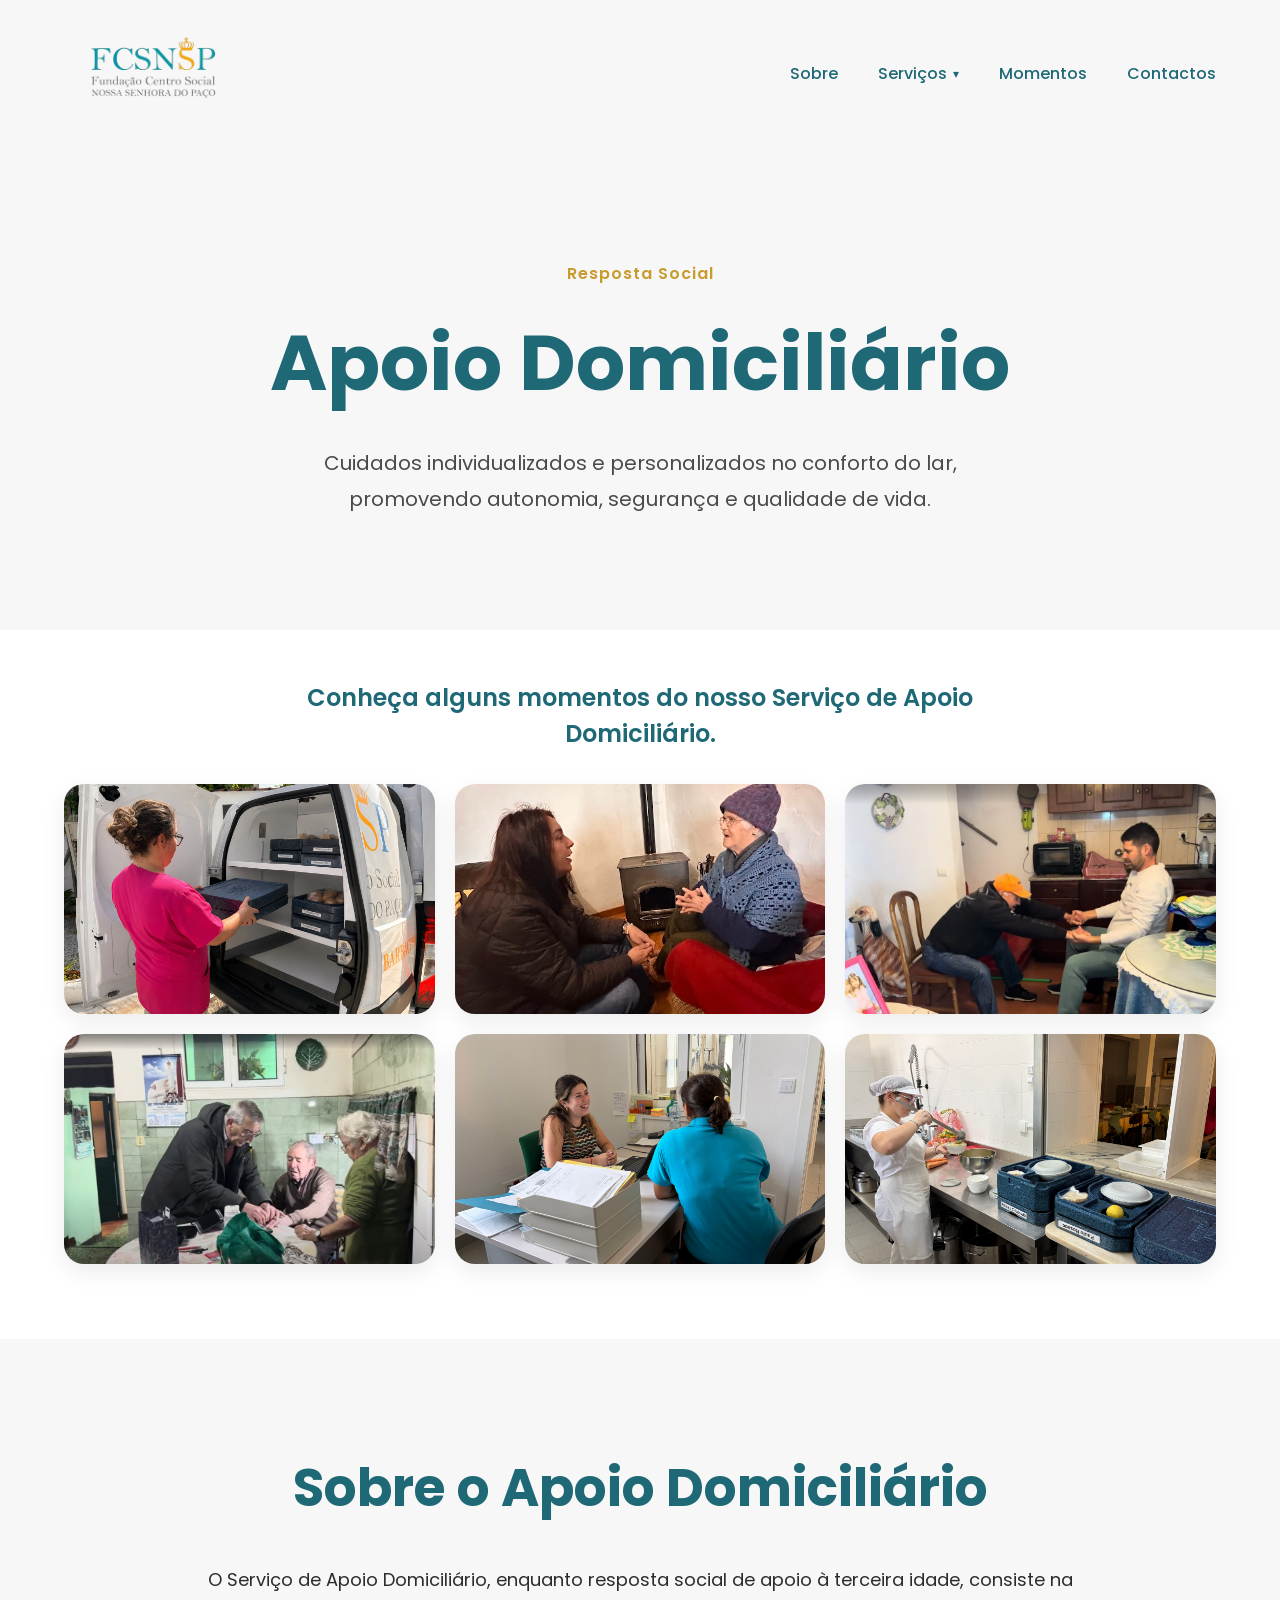
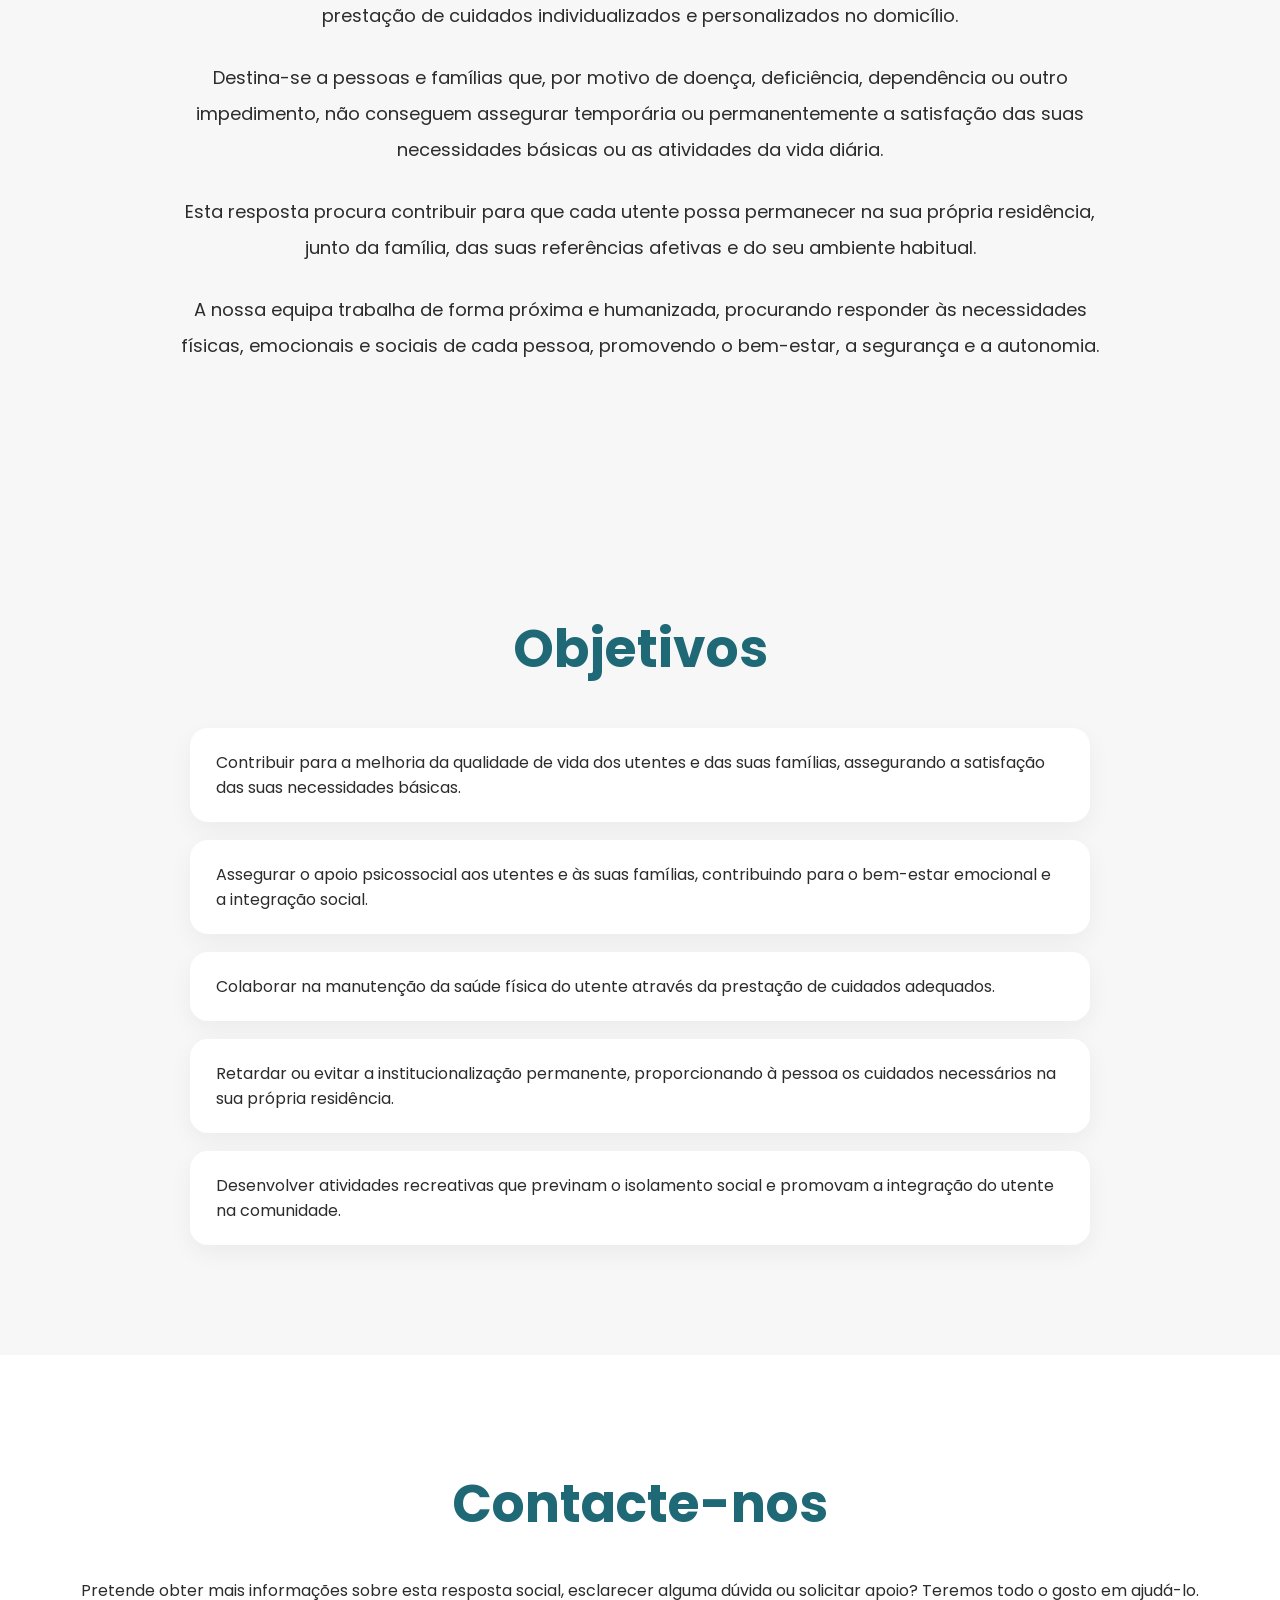
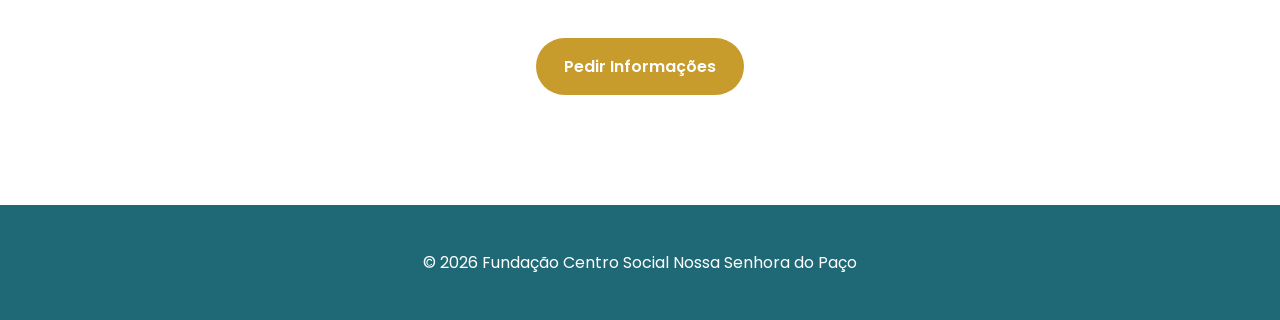
<file: apoio-domiciliario.html>
<!DOCTYPE html>
<html lang="pt-PT">

<head>
  <meta charset="UTF-8">
  <meta name="viewport" content="width=device-width, initial-scale=1.0">

  <title>Apoio Domiciliário | Fundação Centro Social Nossa Senhora do Paço</title>

  <meta
    name="description"
    content="Conheça o Serviço de Apoio Domiciliário da Fundação Centro Social Nossa Senhora do Paço, em Barbacena, Elvas."
  >

  <link rel="stylesheet" href="style.css">

  <link rel="preconnect" href="https://fonts.googleapis.com">
  <link rel="preconnect" href="https://fonts.gstatic.com" crossorigin>

  <link
    href="https://fonts.googleapis.com/css2?family=Poppins:wght@300;400;500;600;700&display=swap"
    rel="stylesheet"
  >

  <style>
    .servico-galeria{
      padding:50px 0 75px;
    }

    .galeria-intro{
      margin:0 auto 32px;
      color:#1f6977;
      font-size:24px;
      font-weight:600;
      line-height:1.5;
      text-align:center;
    }

    @media(max-width:900px){
      .servico-galeria{
        padding:38px 0 55px;
      }

      .galeria-intro{
        margin-bottom:24px;
        font-size:20px;
      }
    }
  </style>
  <!--cms:base--><!--/cms-->
</head>

<body>

  <header class="pagina-servico-hero">

    <nav class="navbar">

      <div class="logo">

        <a href="index.html" aria-label="Voltar à página inicial">

          <img
            src="imagens/logo.png"
            alt="Fundação Centro Social Nossa Senhora do Paço"
          >

        </a>

      </div>

      <ul class="menu">

        <li>
          <a href="index.html#sobre">Sobre</a>
        </li>

        <li class="menu-dropdown">

          <a href="#" class="servicos-menu-link">
            Serviços
          </a>

          <ul class="submenu">

            <li>
              <a href="erpi.html">ERPI</a>
            </li>

            <li>
              <a href="centro-dia.html">Centro de Dia</a>
            </li>

            <li>
              <a href="apoio-domiciliario.html">
                Apoio Domiciliário
              </a>
            </li>

            <li>
              <a href="creche.html">Creche</a>
            </li>

            <li>
              <a href="jardim-infancia.html">
                Jardim de Infância
              </a>
            </li>

          </ul>

        </li>

        <li>
          <a href="index.html#momentos">Momentos</a>
        </li>

        <li>
          <a href="index.html#contactos">Contactos</a>
        </li>

      </ul>

    </nav>

    <div class="pagina-servico-content">

      <span class="top-text">
        Resposta Social
      </span>

      <h1>Apoio Domiciliário</h1>

      <p><!--cms:capa_1-->
        Cuidados individualizados e personalizados no conforto do lar,
        promovendo autonomia, segurança e qualidade de vida.
      <!--/cms--></p>

    </div>

  </header>

  <main>

    <section class="servico-galeria">

      <div class="container">

        <p class="galeria-intro"><!--cms:intro_galeria-->
          Conheça alguns momentos do nosso Serviço de Apoio Domiciliário.
        <!--/cms--></p>

        <div class="galeria-grid"><!--cms:galeria-->

          <img
            src="imagens/apoio-1.jpg"
            alt="Serviço de Apoio Domiciliário"
            loading="lazy"
          >

          <img
            src="imagens/apoio-2.jpg"
            alt="Distribuição de refeições ao domicílio"
            loading="lazy"
          >

          <img
            src="imagens/apoio-3.jpg"
            alt="Acompanhamento domiciliário"
            loading="lazy"
          >

          <img
            src="imagens/apoio-4.jpg"
            alt="Cuidados prestados no domicílio"
            loading="lazy"
          >

          <img
            src="imagens/apoio-5.jpg"
            alt="Serviço de Apoio Domiciliário"
            loading="lazy"
          >

          <img
            src="imagens/apoio-6.jpg"
            alt="Acompanhamento e proximidade no Serviço de Apoio Domiciliário"
            loading="lazy"
          >

        <!--/cms--></div>

      </div>

    </section>

    <section class="servico-detalhe">

      <div class="container">

        <h2>Sobre o Apoio Domiciliário</h2>

        <p><!--cms:secao_1_1-->
          O Serviço de Apoio Domiciliário, enquanto resposta social de apoio
          à terceira idade, consiste na prestação de cuidados individualizados
          e personalizados no domicílio.
        <!--/cms--></p>

        <p><!--cms:secao_1_2-->
          Destina-se a pessoas e famílias que, por motivo de doença,
          deficiência, dependência ou outro impedimento, não conseguem
          assegurar temporária ou permanentemente a satisfação das suas
          necessidades básicas ou as atividades da vida diária.
        <!--/cms--></p>

        <p><!--cms:secao_1_3-->
          Esta resposta procura contribuir para que cada utente possa
          permanecer na sua própria residência, junto da família, das suas
          referências afetivas e do seu ambiente habitual.
        <!--/cms--></p>

        <p><!--cms:secao_1_4-->
          A nossa equipa trabalha de forma próxima e humanizada, procurando
          responder às necessidades físicas, emocionais e sociais de cada
          pessoa, promovendo o bem-estar, a segurança e a autonomia.
        <!--/cms--></p>

      </div>

    </section>

    <section class="servico-objetivos">

      <div class="container">

        <h2>Objetivos</h2>

        <div class="objetivos-lista">

          <p><!--cms:secao_2_1-->
            Contribuir para a melhoria da qualidade de vida dos utentes
            e das suas famílias, assegurando a satisfação das suas
            necessidades básicas.
          <!--/cms--></p>

          <p><!--cms:secao_2_2-->
            Assegurar o apoio psicossocial aos utentes e às suas famílias,
            contribuindo para o bem-estar emocional e a integração social.
          <!--/cms--></p>

          <p><!--cms:secao_2_3-->
            Colaborar na manutenção da saúde física do utente através
            da prestação de cuidados adequados.
          <!--/cms--></p>

          <p><!--cms:secao_2_4-->
            Retardar ou evitar a institucionalização permanente,
            proporcionando à pessoa os cuidados necessários na sua
            própria residência.
          <!--/cms--></p>

          <p><!--cms:secao_2_5-->
            Desenvolver atividades recreativas que previnam o isolamento
            social e promovam a integração do utente na comunidade.
          <!--/cms--></p>

        </div>

      </div>

    </section>

    <section class="contactos servico-contacto">

      <div class="container">

        <h2>Contacte-nos</h2>

        <p>
          Pretende obter mais informações sobre esta resposta social,
          esclarecer alguma dúvida ou solicitar apoio?
          Teremos todo o gosto em ajudá-lo.
        </p>

        <div class="servico-botoes">

          <a href="index.html#contactos">
            Pedir Informações
          </a>

        </div>

      </div>

    </section>

  </main>

  <footer>

    <p>
      © 2026 Fundação Centro Social Nossa Senhora do Paço
    </p>

  </footer>

  <button
    class="back-to-top"
    type="button"
    aria-label="Voltar ao topo">
    ↑
  </button>

  <script src="script.js"></script>

</body>

</html>
</file>
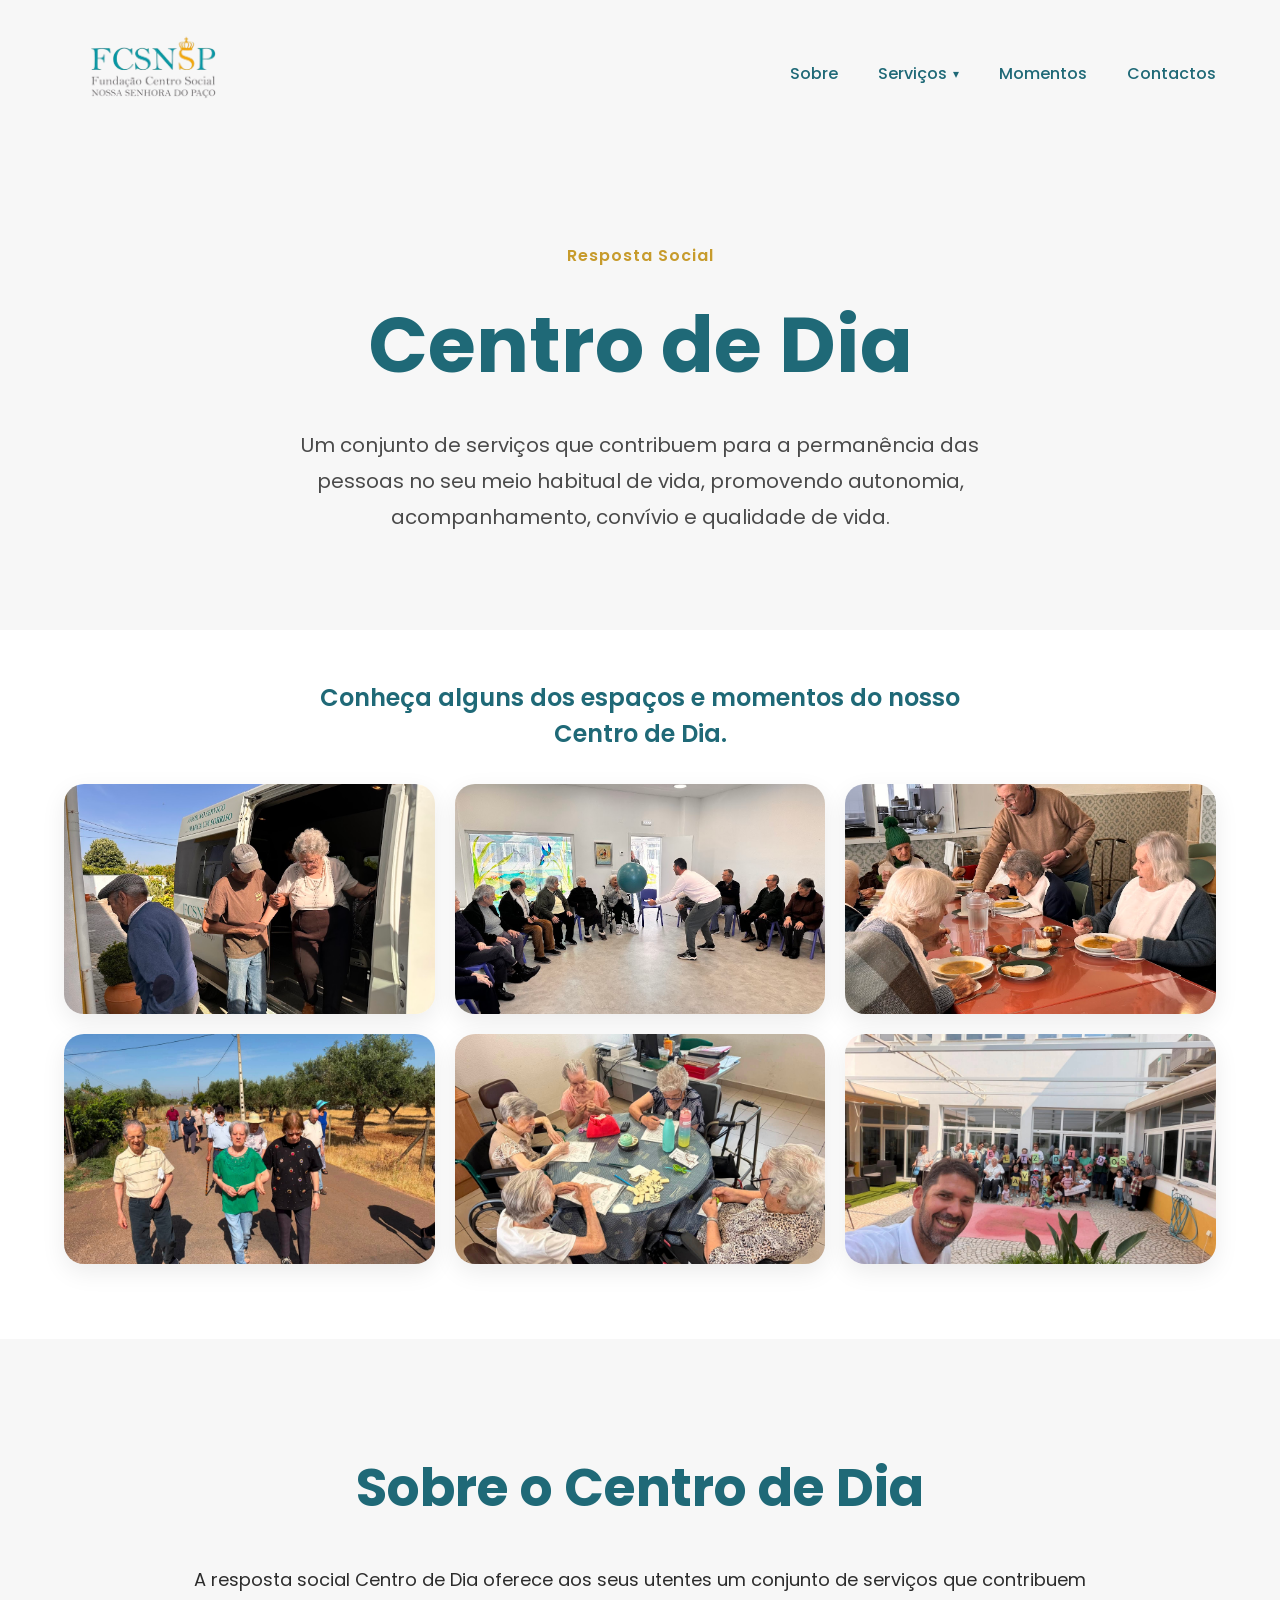
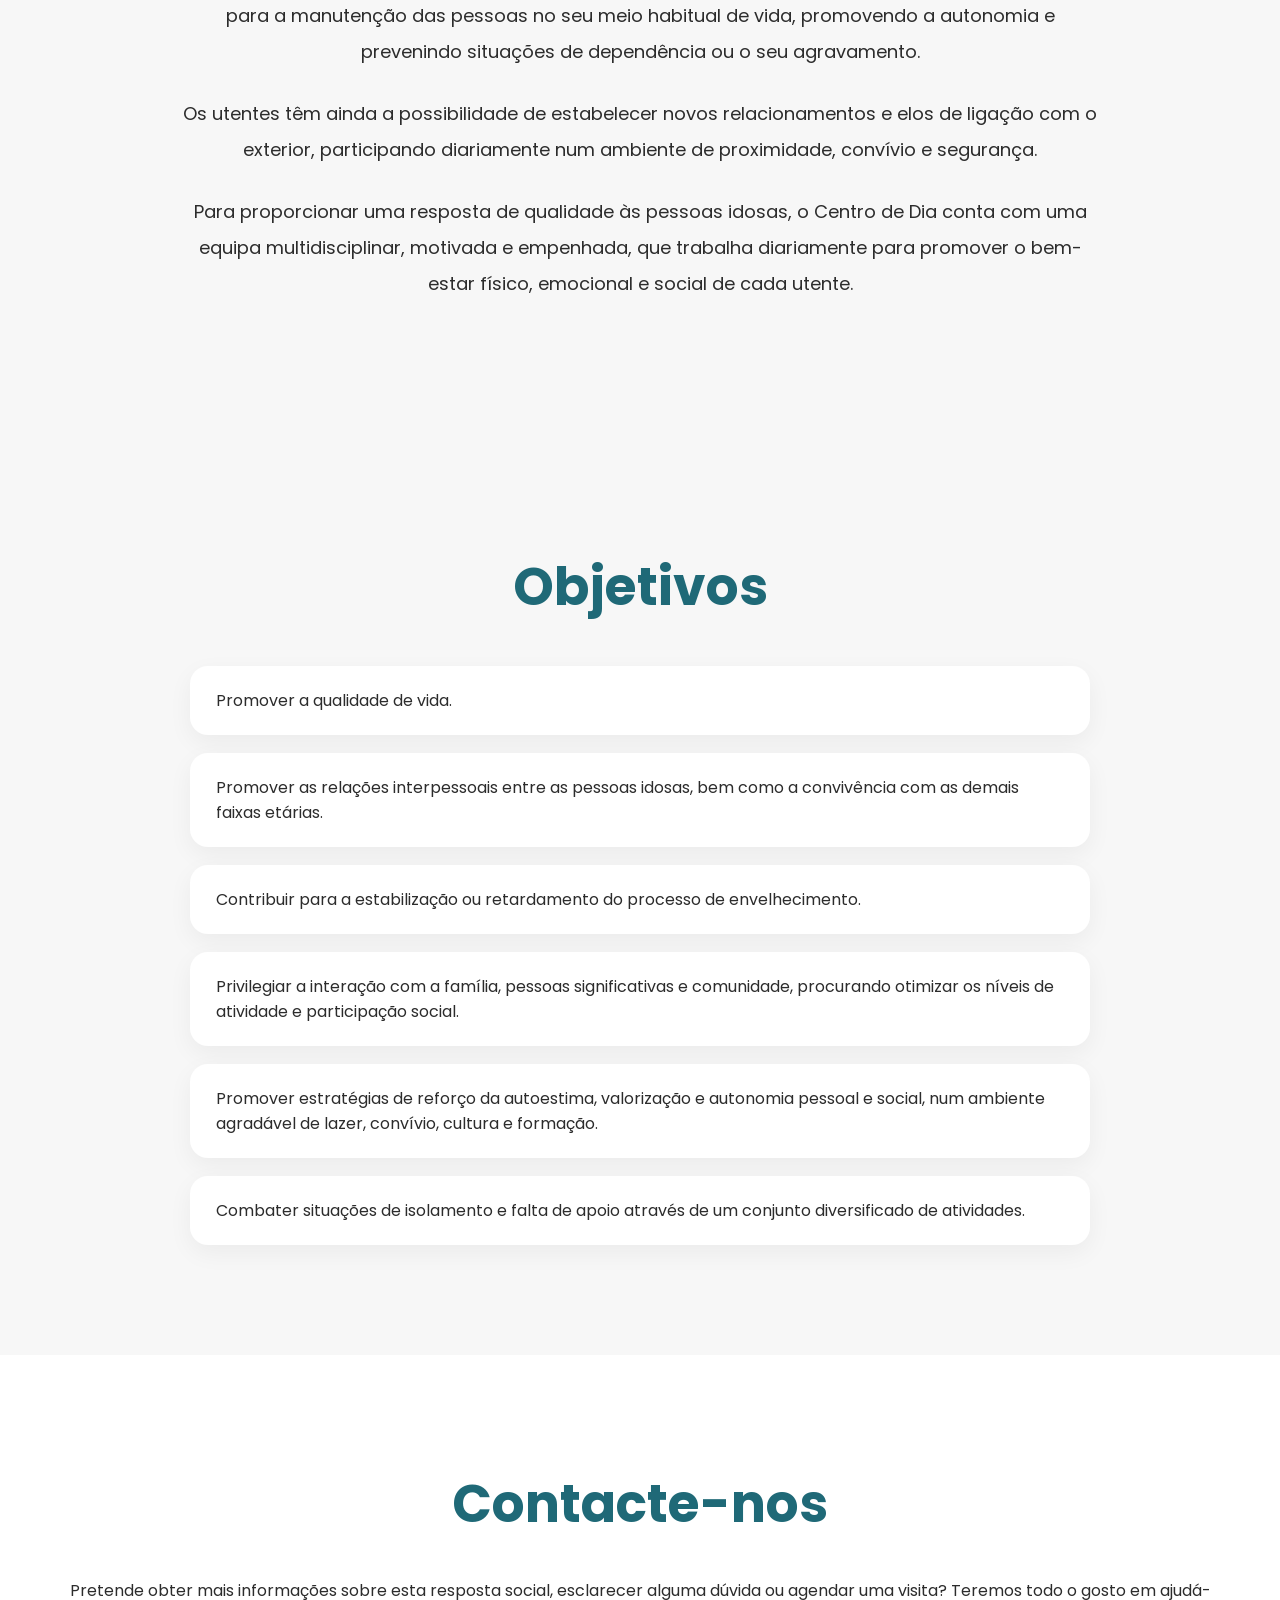
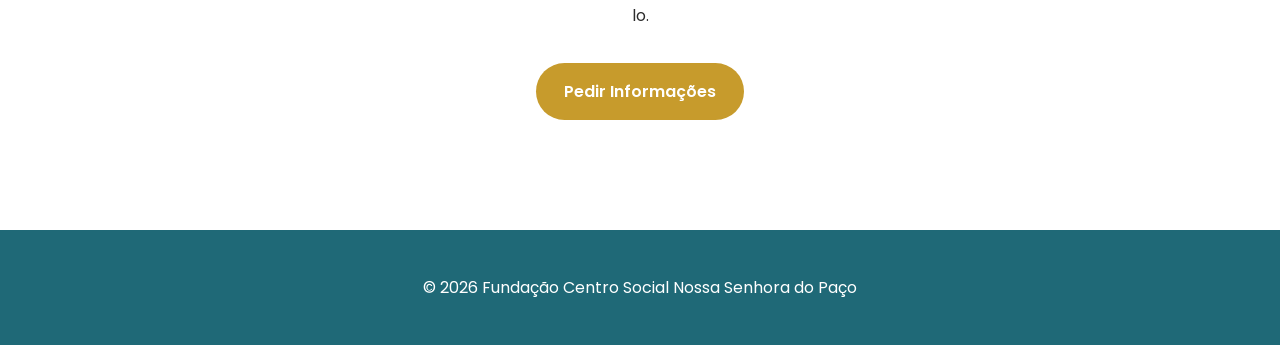
<file: centro-dia.html>
<!DOCTYPE html>
<html lang="pt-PT">

<head>
  <meta charset="UTF-8">
  <meta name="viewport" content="width=device-width, initial-scale=1.0">

  <title>Centro de Dia | Fundação Centro Social Nossa Senhora do Paço</title>

  <meta
    name="description"
    content="Conheça o Centro de Dia da Fundação Centro Social Nossa Senhora do Paço, em Barbacena, Elvas."
  >

  <link rel="stylesheet" href="style.css">

  <link rel="preconnect" href="https://fonts.googleapis.com">
  <link rel="preconnect" href="https://fonts.gstatic.com" crossorigin>

  <link
    href="https://fonts.googleapis.com/css2?family=Poppins:wght@300;400;500;600;700&display=swap"
    rel="stylesheet"
  >

  <style>
    .servico-galeria{
      padding:50px 0 75px;
    }

    .galeria-intro{
      margin:0 auto 32px;
      color:#1f6977;
      font-size:24px;
      font-weight:600;
      line-height:1.5;
      text-align:center;
    }

    @media(max-width:900px){
      .servico-galeria{
        padding:38px 0 55px;
      }

      .galeria-intro{
        margin-bottom:24px;
        font-size:20px;
      }
    }
  </style>
  <!--cms:base--><!--/cms-->
</head>

<body>

  <header class="pagina-servico-hero">

    <nav class="navbar">

      <div class="logo">
        <a href="index.html" aria-label="Voltar à página inicial">
          <img
            src="imagens/logo.png"
            alt="Fundação Centro Social Nossa Senhora do Paço"
          >
        </a>
      </div>

      <ul class="menu">

        <li>
          <a href="index.html#sobre">Sobre</a>
        </li>

        <li class="menu-dropdown">

          <a href="#" class="servicos-menu-link">
            Serviços
          </a>

          <ul class="submenu">
            <li><a href="erpi.html">ERPI</a></li>
            <li><a href="centro-dia.html">Centro de Dia</a></li>
            <li>
              <a href="apoio-domiciliario.html">Apoio Domiciliário</a>
            </li>
            <li><a href="creche.html">Creche</a></li>
            <li>
              <a href="jardim-infancia.html">Jardim de Infância</a>
            </li>
          </ul>

        </li>

        <li>
          <a href="index.html#momentos">Momentos</a>
        </li>

        <li>
          <a href="index.html#contactos">Contactos</a>
        </li>

      </ul>

    </nav>

    <div class="pagina-servico-content">

      <span class="top-text">
        Resposta Social
      </span>

      <h1>Centro de Dia</h1>

      <p><!--cms:capa_1-->
        Um conjunto de serviços que contribuem para a permanência das pessoas
        no seu meio habitual de vida, promovendo autonomia, acompanhamento,
        convívio e qualidade de vida.
      <!--/cms--></p>

    </div>

  </header>

  <main>

    <section class="servico-galeria">

      <div class="container">

        <p class="galeria-intro"><!--cms:intro_galeria-->
          Conheça alguns dos espaços e momentos do nosso Centro de Dia.
        <!--/cms--></p>

        <div class="galeria-grid"><!--cms:galeria-->

          <img
            src="imagens/centrodia-1.jpg"
            alt="Espaços e atividades do Centro de Dia"
            loading="lazy"
          >

          <img
            src="imagens/centrodia-2.jpg"
            alt="Convívio no Centro de Dia"
            loading="lazy"
          >

          <img
            src="imagens/centrodia-3.jpg"
            alt="Acompanhamento aos utentes do Centro de Dia"
            loading="lazy"
          >

          <img
            src="imagens/centrodia-4.jpg"
            alt="Instalações do Centro de Dia"
            loading="lazy"
          >

          <img
            src="imagens/centrodia-5.jpg"
            alt="Atividades desenvolvidas no Centro de Dia"
            loading="lazy"
          >

          <img
            src="imagens/centrodia-6.jpg"
            alt="Bem-estar e acompanhamento no Centro de Dia"
            loading="lazy"
          >

        <!--/cms--></div>

      </div>

    </section>

    <section class="servico-detalhe">

      <div class="container">

        <h2>Sobre o Centro de Dia</h2>

        <p><!--cms:secao_1_1-->
          A resposta social Centro de Dia oferece aos seus utentes um conjunto
          de serviços que contribuem para a manutenção das pessoas no seu meio
          habitual de vida, promovendo a autonomia e prevenindo situações de
          dependência ou o seu agravamento.
        <!--/cms--></p>

        <p><!--cms:secao_1_2-->
          Os utentes têm ainda a possibilidade de estabelecer novos
          relacionamentos e elos de ligação com o exterior, participando
          diariamente num ambiente de proximidade, convívio e segurança.
        <!--/cms--></p>

        <p><!--cms:secao_1_3-->
          Para proporcionar uma resposta de qualidade às pessoas idosas,
          o Centro de Dia conta com uma equipa multidisciplinar, motivada
          e empenhada, que trabalha diariamente para promover o bem-estar
          físico, emocional e social de cada utente.
        <!--/cms--></p>

      </div>

    </section>

    <section class="servico-objetivos">

      <div class="container">

        <h2>Objetivos</h2>

        <div class="objetivos-lista">

          <p><!--cms:secao_2_1-->
            Promover a qualidade de vida.
          <!--/cms--></p>

          <p><!--cms:secao_2_2-->
            Promover as relações interpessoais entre as pessoas idosas,
            bem como a convivência com as demais faixas etárias.
          <!--/cms--></p>

          <p><!--cms:secao_2_3-->
            Contribuir para a estabilização ou retardamento do processo
            de envelhecimento.
          <!--/cms--></p>

          <p><!--cms:secao_2_4-->
            Privilegiar a interação com a família, pessoas significativas
            e comunidade, procurando otimizar os níveis de atividade
            e participação social.
          <!--/cms--></p>

          <p><!--cms:secao_2_5-->
            Promover estratégias de reforço da autoestima, valorização
            e autonomia pessoal e social, num ambiente agradável de lazer,
            convívio, cultura e formação.
          <!--/cms--></p>

          <p><!--cms:secao_2_6-->
            Combater situações de isolamento e falta de apoio através
            de um conjunto diversificado de atividades.
          <!--/cms--></p>

        </div>

      </div>

    </section>

    <section class="contactos servico-contacto">

      <div class="container">

        <h2>Contacte-nos</h2>

        <p>
          Pretende obter mais informações sobre esta resposta social,
          esclarecer alguma dúvida ou agendar uma visita?
          Teremos todo o gosto em ajudá-lo.
        </p>

        <div class="servico-botoes">
          <a href="index.html#contactos">
            Pedir Informações
          </a>
        </div>

      </div>

    </section>

  </main>

  <footer>

    <p>
      © 2026 Fundação Centro Social Nossa Senhora do Paço
    </p>

  </footer>

  <button
    class="back-to-top"
    type="button"
    aria-label="Voltar ao topo">
    ↑
  </button>

  <script src="script.js"></script>

</body>

</html>
</file>
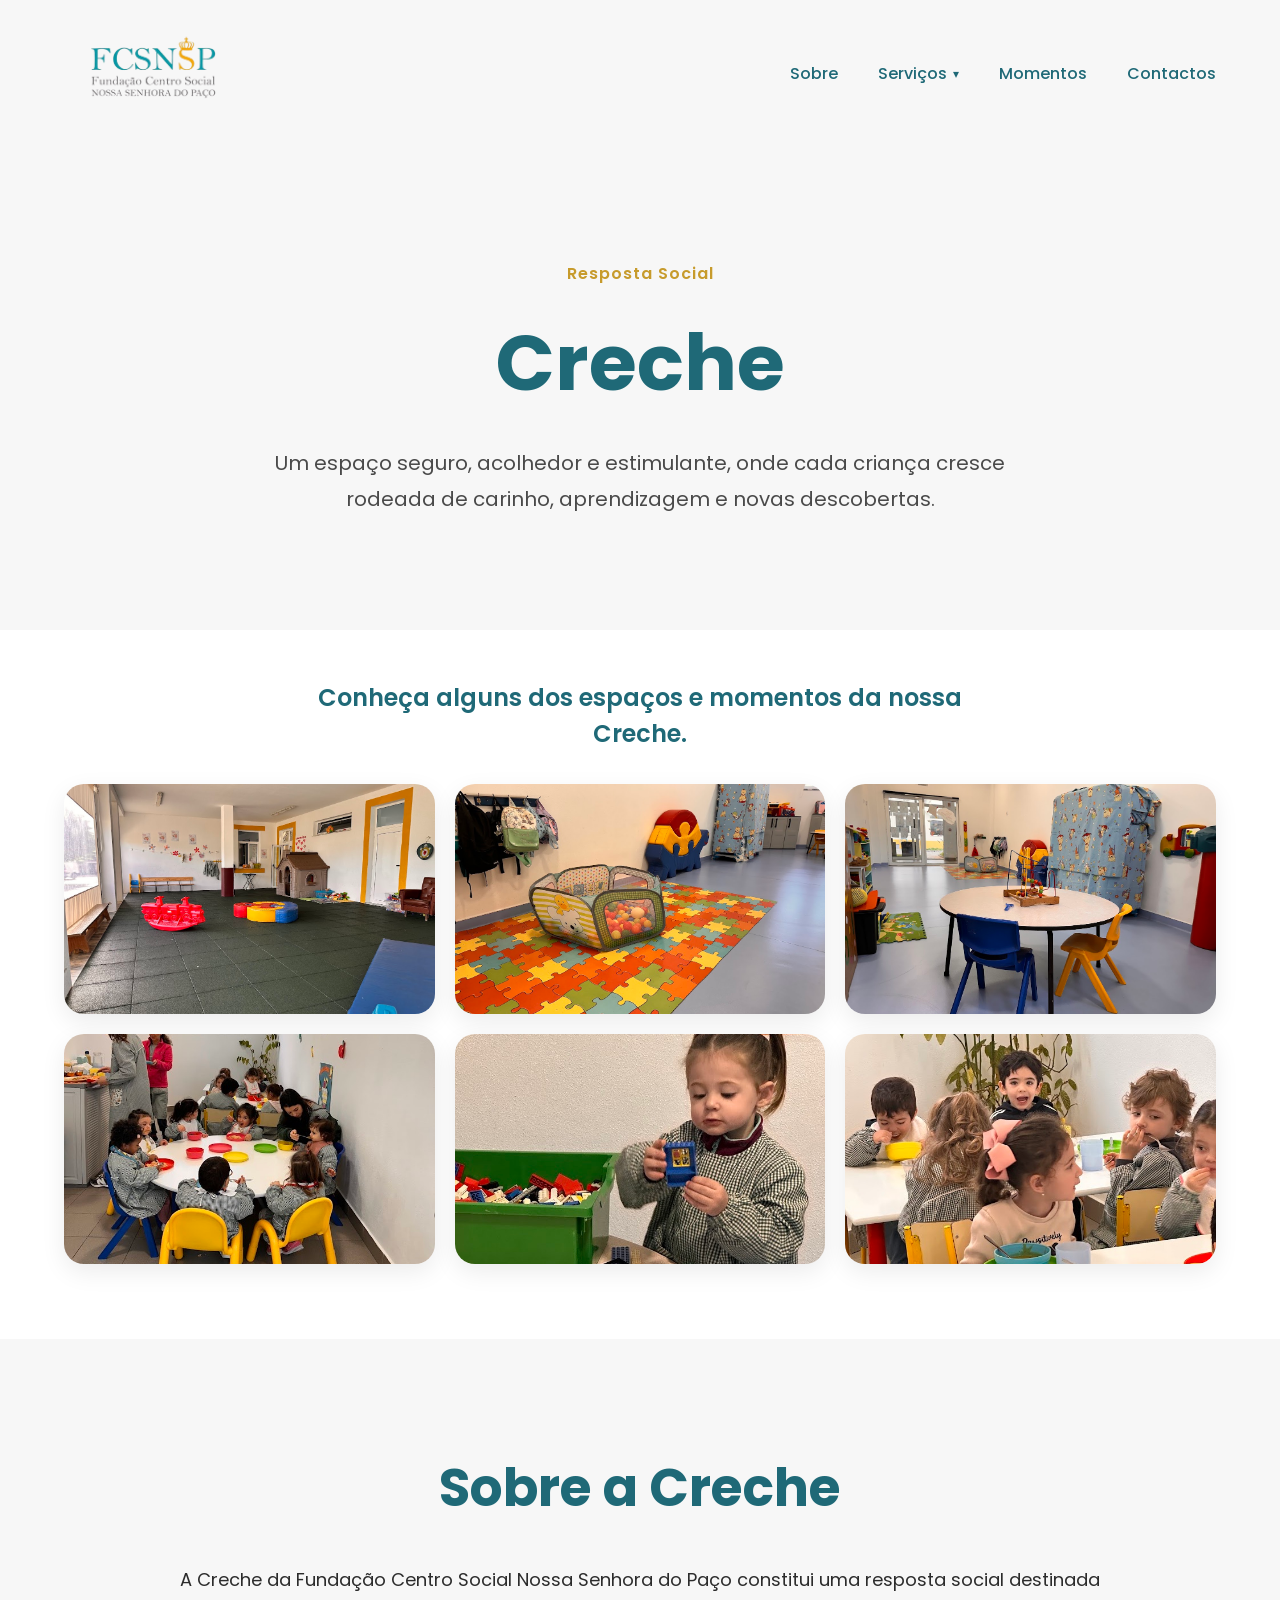
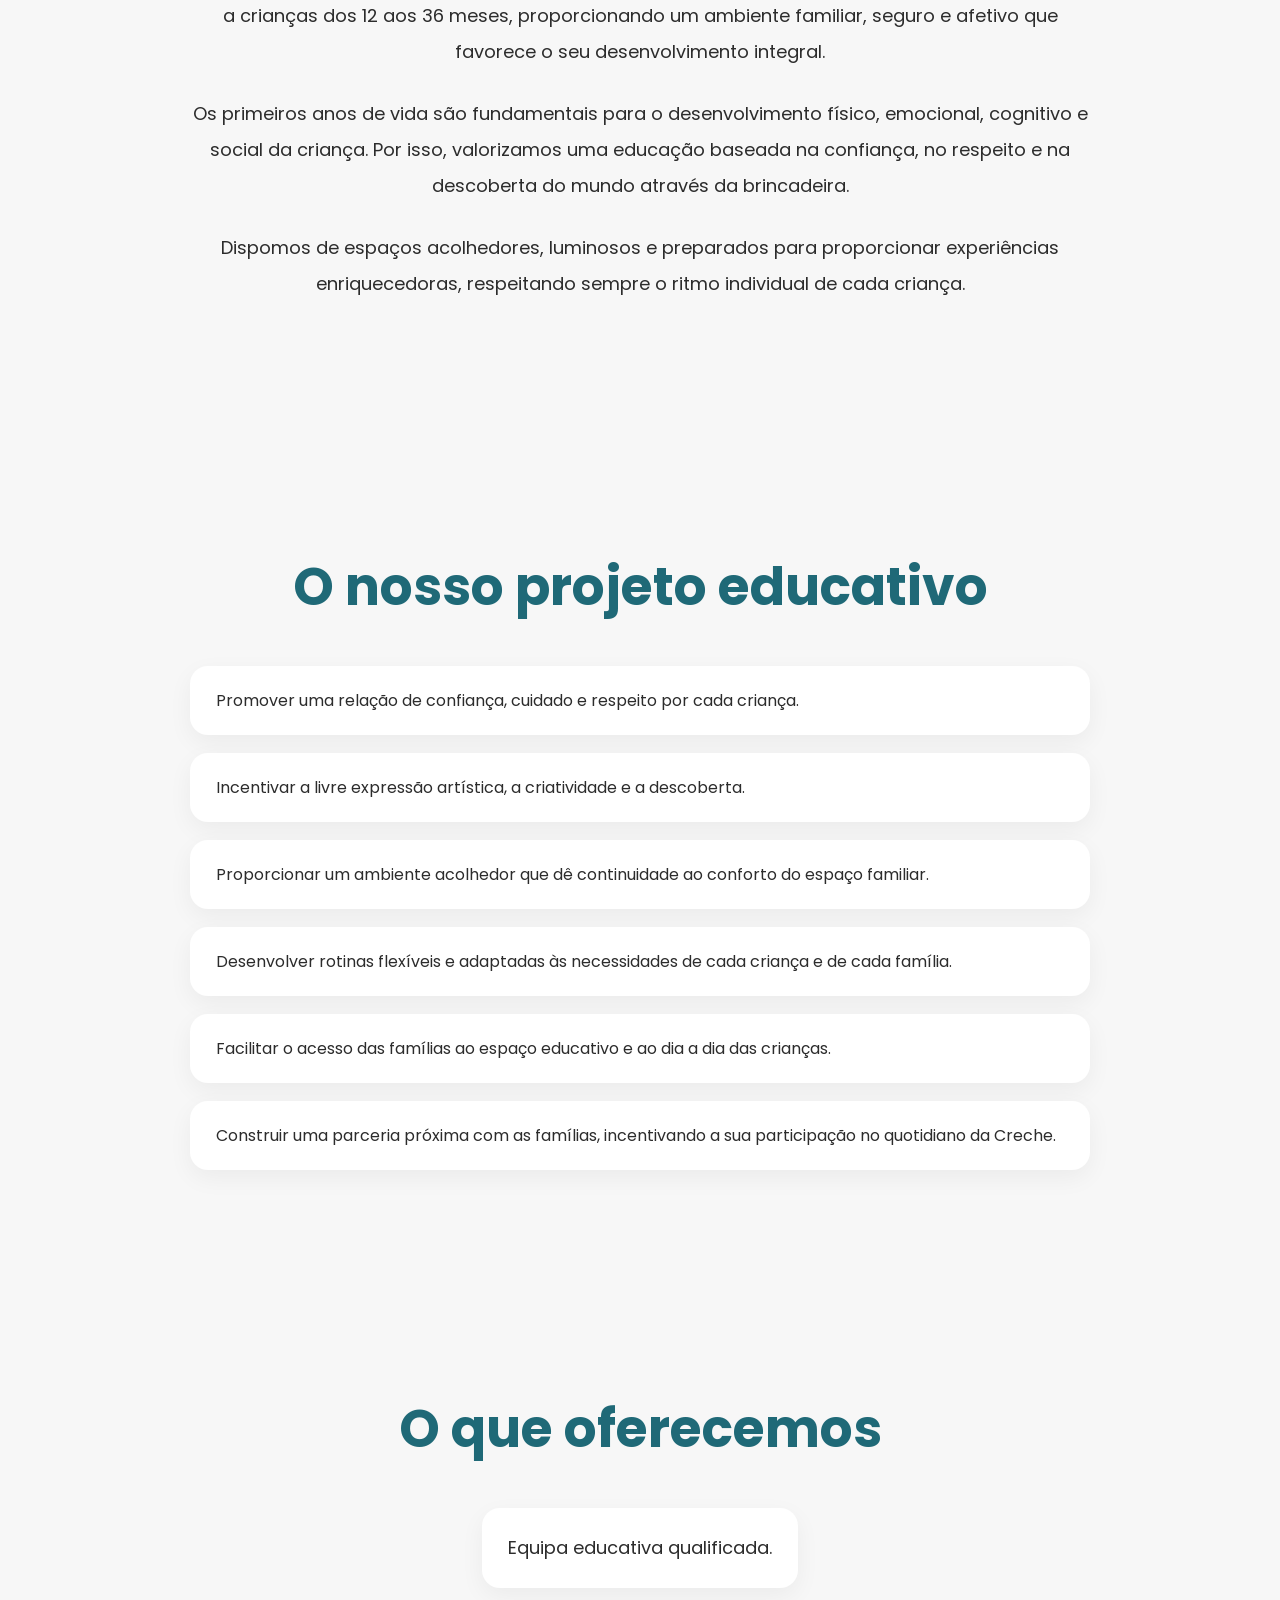
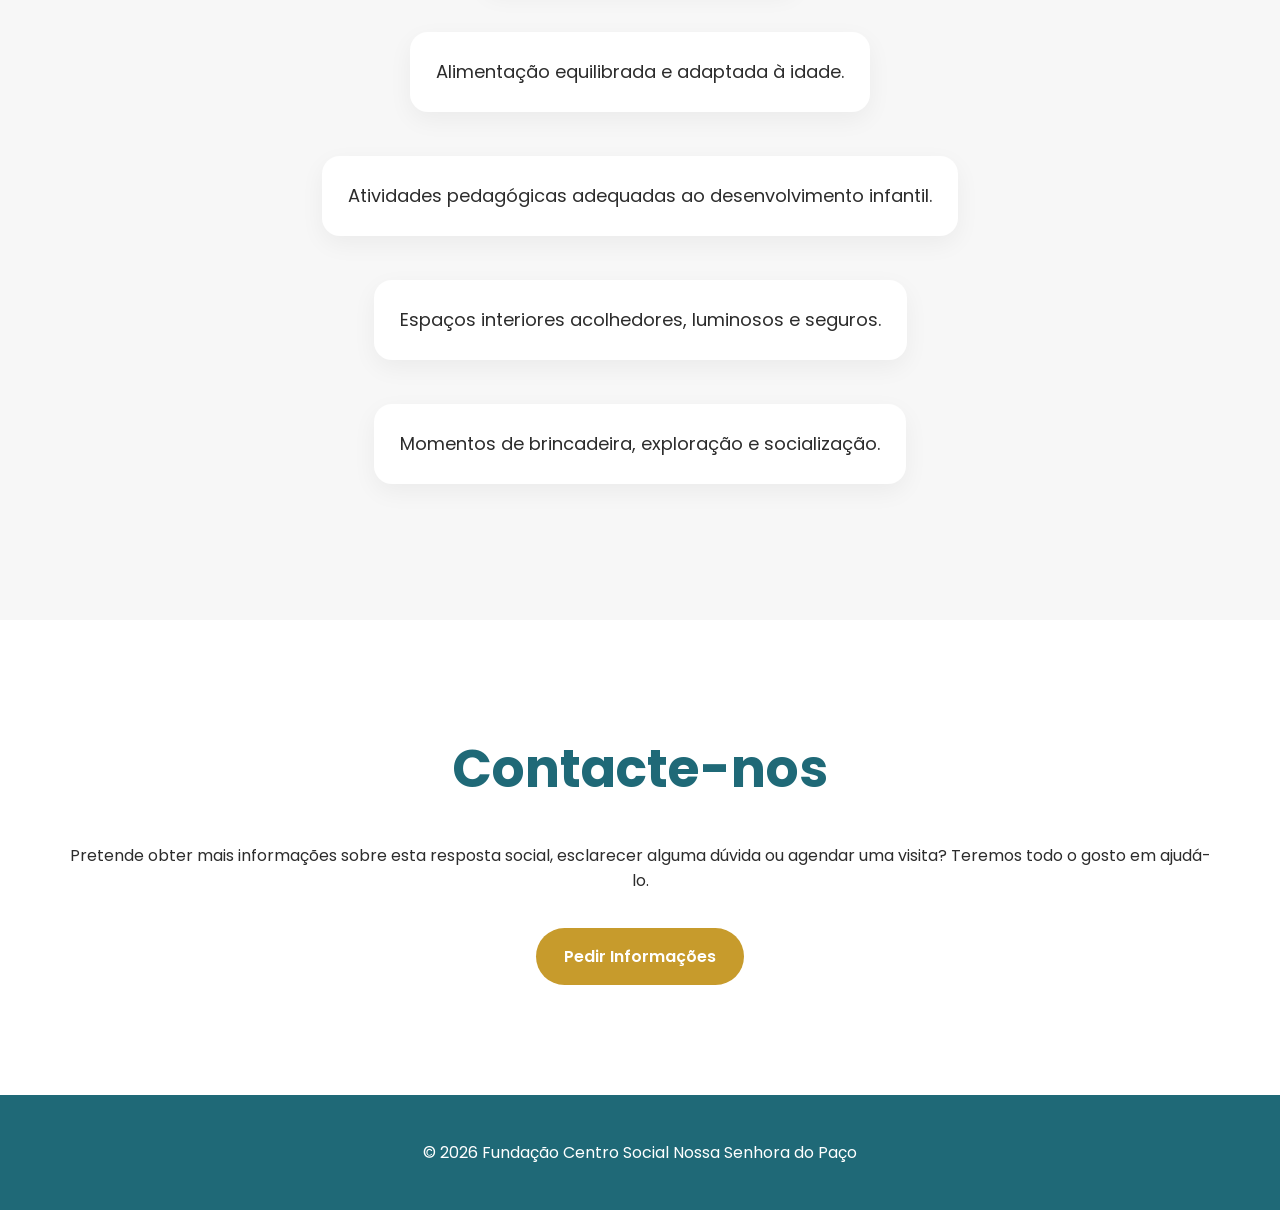
<file: creche.html>
<!DOCTYPE html>
<html lang="pt-PT">

<head>
  <meta charset="UTF-8">
  <meta name="viewport" content="width=device-width, initial-scale=1.0">

  <title>Creche | Fundação Centro Social Nossa Senhora do Paço</title>

  <meta
    name="description"
    content="Conheça a Creche da Fundação Centro Social Nossa Senhora do Paço, em Barbacena, Elvas."
  >

  <link rel="stylesheet" href="style.css">

  <link rel="preconnect" href="https://fonts.googleapis.com">
  <link rel="preconnect" href="https://fonts.gstatic.com" crossorigin>

  <link
    href="https://fonts.googleapis.com/css2?family=Poppins:wght@300;400;500;600;700&display=swap"
    rel="stylesheet"
  >

  <style>
    .servico-galeria{
      padding:50px 0 75px;
    }

    .galeria-intro{
      margin:0 auto 32px;
      color:#1f6977;
      font-size:24px;
      font-weight:600;
      line-height:1.5;
      text-align:center;
    }

    @media(max-width:900px){
      .servico-galeria{
        padding:38px 0 55px;
      }

      .galeria-intro{
        margin-bottom:24px;
        font-size:20px;
      }
    }
  </style>
  <!--cms:base--><!--/cms-->
</head>

<body>

  <header class="pagina-servico-hero">

    <nav class="navbar">

      <div class="logo">
        <a href="index.html" aria-label="Voltar à página inicial">
          <img
            src="imagens/logo.png"
            alt="Fundação Centro Social Nossa Senhora do Paço"
          >
        </a>
      </div>

      <ul class="menu">

        <li>
          <a href="index.html#sobre">Sobre</a>
        </li>

        <li class="menu-dropdown">

          <a href="#" class="servicos-menu-link">
            Serviços
          </a>

          <ul class="submenu">
            <li><a href="erpi.html">ERPI</a></li>
            <li><a href="centro-dia.html">Centro de Dia</a></li>
            <li>
              <a href="apoio-domiciliario.html">Apoio Domiciliário</a>
            </li>
            <li><a href="creche.html">Creche</a></li>
            <li>
              <a href="jardim-infancia.html">Jardim de Infância</a>
            </li>
          </ul>

        </li>

        <li>
          <a href="index.html#momentos">Momentos</a>
        </li>

        <li>
          <a href="index.html#contactos">Contactos</a>
        </li>

      </ul>

    </nav>

    <div class="pagina-servico-content">

      <span class="top-text">
        Resposta Social
      </span>

      <h1>Creche</h1>

      <p><!--cms:capa_1-->
        Um espaço seguro, acolhedor e estimulante, onde cada criança cresce
        rodeada de carinho, aprendizagem e novas descobertas.
      <!--/cms--></p>

    </div>

  </header>

  <main>

    <section class="servico-galeria">

      <div class="container">

        <p class="galeria-intro"><!--cms:intro_galeria-->
          Conheça alguns dos espaços e momentos da nossa Creche.
        <!--/cms--></p>

        <div class="galeria-grid"><!--cms:galeria-->

          <img
            src="imagens/creche-1.jpg"
            alt="Espaços da Creche"
            loading="lazy"
          >

          <img
            src="imagens/creche-2.jpg"
            alt="Atividades na Creche"
            loading="lazy"
          >

          <img
            src="imagens/creche-3.jpg"
            alt="Aprendizagem e descoberta na Creche"
            loading="lazy"
          >

          <img
            src="imagens/creche-4.jpg"
            alt="Instalações da Creche"
            loading="lazy"
          >

          <img
            src="imagens/creche-5.jpg"
            alt="Brincadeira e desenvolvimento na Creche"
            loading="lazy"
          >

          <img
            src="imagens/creche-6.jpg"
            alt="Ambiente acolhedor da Creche"
            loading="lazy"
          >

        <!--/cms--></div>

      </div>

    </section>

    <section class="servico-detalhe">

      <div class="container">

        <h2>Sobre a Creche</h2>

        <p><!--cms:secao_1_1-->
          A Creche da Fundação Centro Social Nossa Senhora do Paço constitui
          uma resposta social destinada a crianças dos 12 aos 36 meses,
          proporcionando um ambiente familiar, seguro e afetivo que favorece
          o seu desenvolvimento integral.
        <!--/cms--></p>

        <p><!--cms:secao_1_2-->
          Os primeiros anos de vida são fundamentais para o desenvolvimento
          físico, emocional, cognitivo e social da criança. Por isso,
          valorizamos uma educação baseada na confiança, no respeito e na
          descoberta do mundo através da brincadeira.
        <!--/cms--></p>

        <p><!--cms:secao_1_3-->
          Dispomos de espaços acolhedores, luminosos e preparados para
          proporcionar experiências enriquecedoras, respeitando sempre
          o ritmo individual de cada criança.
        <!--/cms--></p>

      </div>

    </section>

    <section class="servico-objetivos">

      <div class="container">

        <h2>O nosso projeto educativo</h2>

        <div class="objetivos-lista">

          <p><!--cms:secao_2_1-->
            Promover uma relação de confiança, cuidado e respeito por cada
            criança.
          <!--/cms--></p>

          <p><!--cms:secao_2_2-->
            Incentivar a livre expressão artística, a criatividade e a
            descoberta.
          <!--/cms--></p>

          <p><!--cms:secao_2_3-->
            Proporcionar um ambiente acolhedor que dê continuidade ao conforto
            do espaço familiar.
          <!--/cms--></p>

          <p><!--cms:secao_2_4-->
            Desenvolver rotinas flexíveis e adaptadas às necessidades de cada
            criança e de cada família.
          <!--/cms--></p>

          <p><!--cms:secao_2_5-->
            Facilitar o acesso das famílias ao espaço educativo e ao dia a dia
            das crianças.
          <!--/cms--></p>

          <p><!--cms:secao_2_6-->
            Construir uma parceria próxima com as famílias, incentivando a sua
            participação no quotidiano da Creche.
          <!--/cms--></p>

        </div>

      </div>

    </section>

    <section class="servico-detalhe">

      <div class="container">

        <h2>O que oferecemos</h2>

        <div class="objetivos-lista">

          <p><!--cms:secao_3_1-->Equipa educativa qualificada.<!--/cms--></p>

          <p><!--cms:secao_3_2-->Alimentação equilibrada e adaptada à idade.<!--/cms--></p>

          <p><!--cms:secao_3_3-->Atividades pedagógicas adequadas ao desenvolvimento infantil.<!--/cms--></p>

          <p><!--cms:secao_3_4-->Espaços interiores acolhedores, luminosos e seguros.<!--/cms--></p>

          <p><!--cms:secao_3_5-->Momentos de brincadeira, exploração e socialização.<!--/cms--></p>

        </div>

      </div>

    </section>

    <section class="contactos servico-contacto">

      <div class="container">

        <h2>Contacte-nos</h2>

        <p>
          Pretende obter mais informações sobre esta resposta social,
          esclarecer alguma dúvida ou agendar uma visita?
          Teremos todo o gosto em ajudá-lo.
        </p>

        <div class="servico-botoes">
          <a href="index.html#contactos">
            Pedir Informações
          </a>
        </div>

      </div>

    </section>

  </main>

  <footer>

    <p>
      © 2026 Fundação Centro Social Nossa Senhora do Paço
    </p>

  </footer>

  <button
    class="back-to-top"
    type="button"
    aria-label="Voltar ao topo">
    ↑
  </button>

  <script src="script.js"></script>

</body>

</html>
</file>
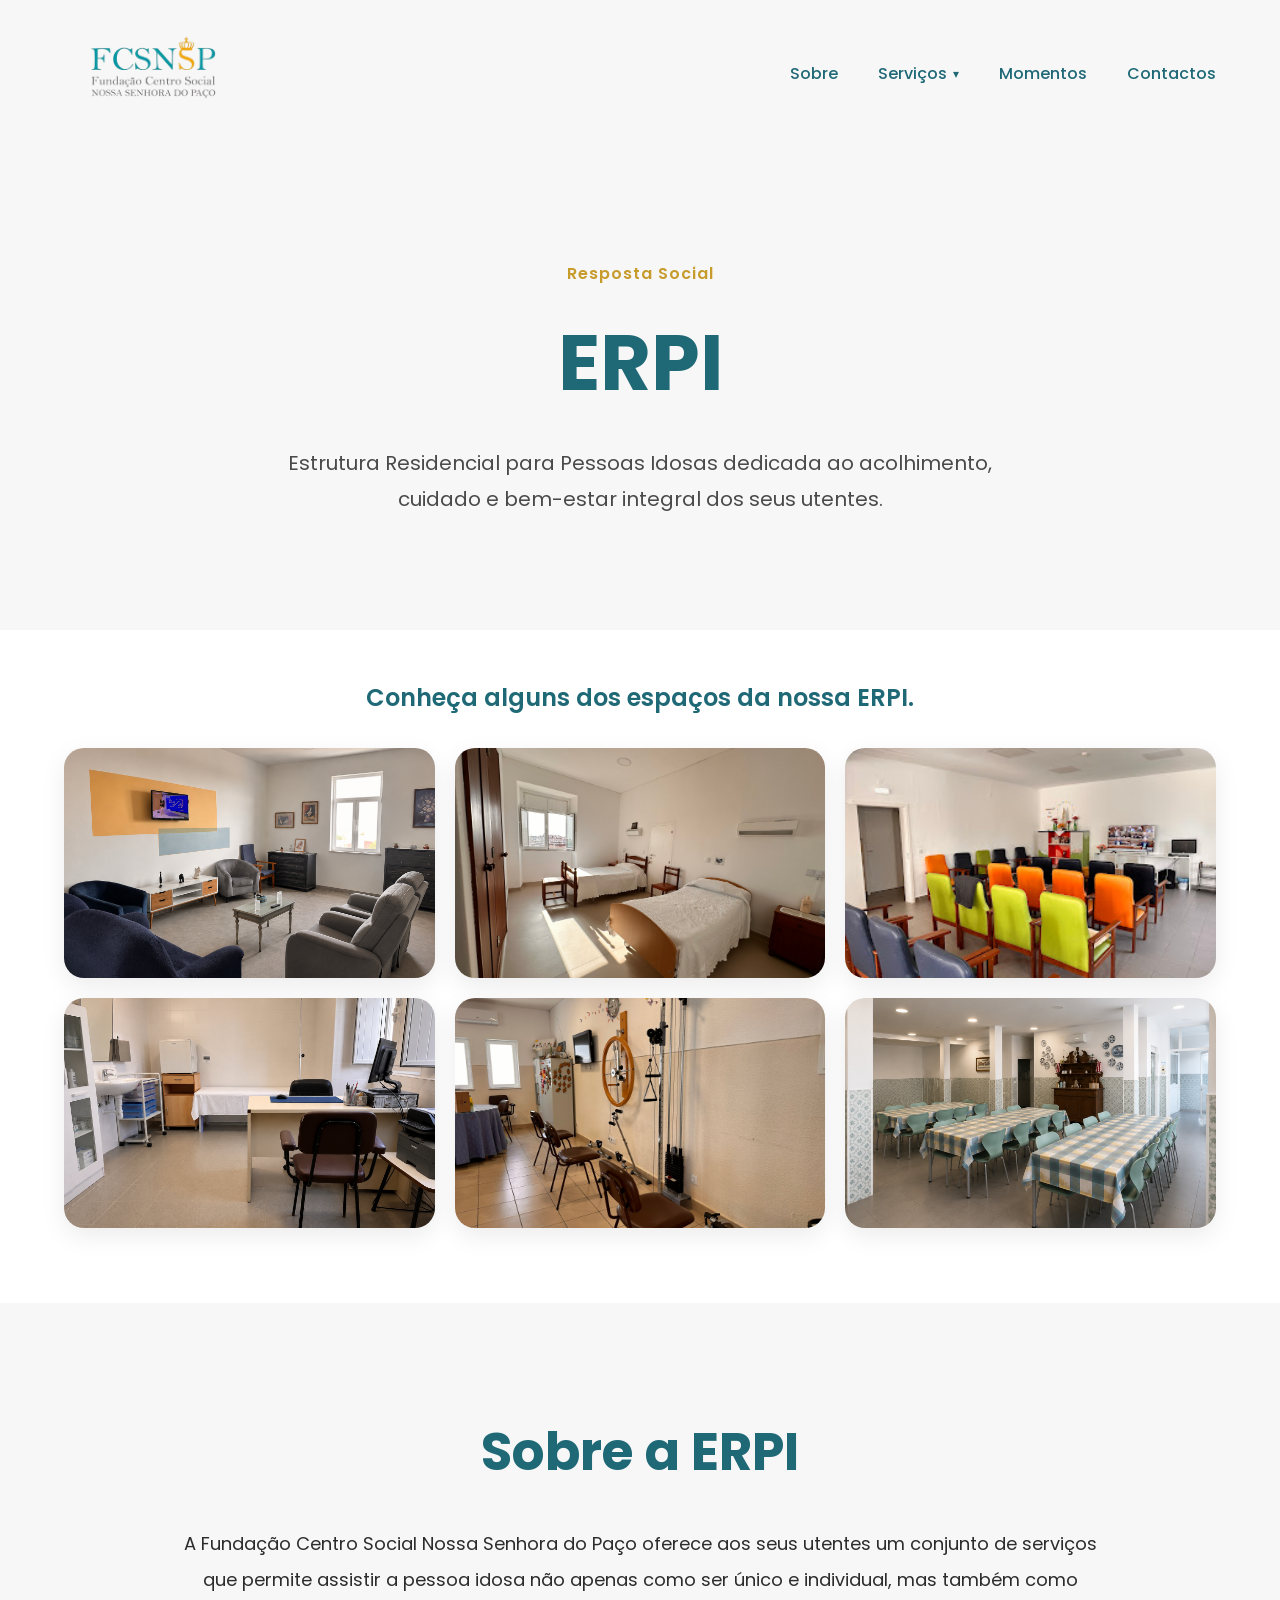
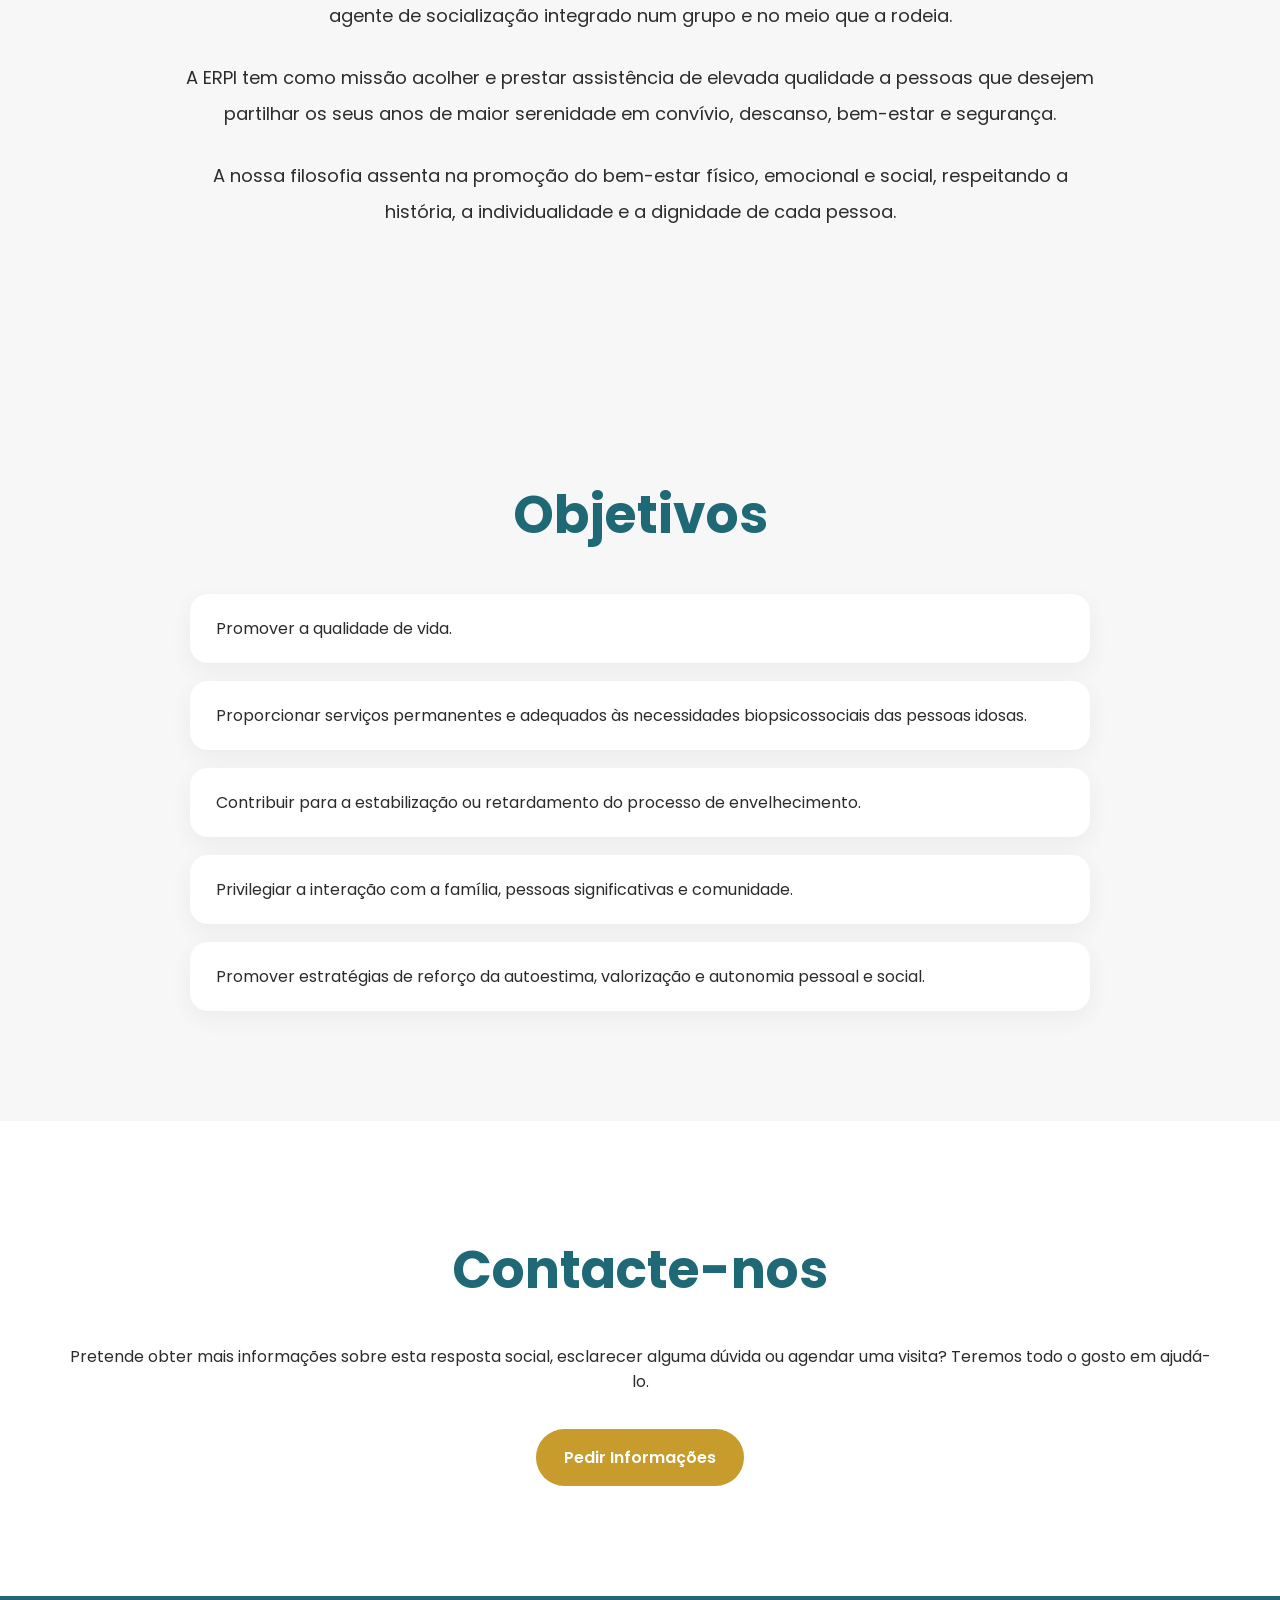
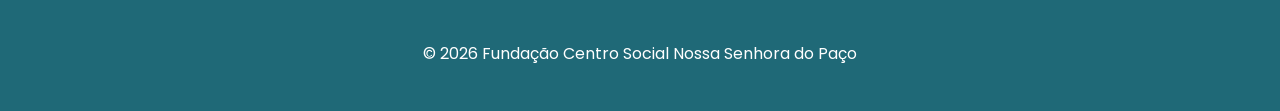
<file: erpi.html>
<!DOCTYPE html>
<html lang="pt-PT">

<head>
  <meta charset="UTF-8">
  <meta name="viewport" content="width=device-width, initial-scale=1.0">

  <title>ERPI | Fundação Centro Social Nossa Senhora do Paço</title>

  <meta
    name="description"
    content="Conheça a Estrutura Residencial para Pessoas Idosas da Fundação Centro Social Nossa Senhora do Paço, em Barbacena."
  >

  <link rel="stylesheet" href="style.css">

  <link rel="preconnect" href="https://fonts.googleapis.com">
  <link rel="preconnect" href="https://fonts.gstatic.com" crossorigin>

  <link
    href="https://fonts.googleapis.com/css2?family=Poppins:wght@300;400;500;600;700&display=swap"
    rel="stylesheet"
  >

  <style>
    .servico-galeria{
      padding:50px 0 75px;
    }

    .galeria-intro{
      margin:0 auto 32px;
      color:#1f6977;
      font-size:24px;
      font-weight:600;
      line-height:1.5;
      text-align:center;
    }

    @media(max-width:900px){
      .servico-galeria{
        padding:38px 0 55px;
      }

      .galeria-intro{
        margin-bottom:24px;
        font-size:20px;
      }
    }
  </style>
  <!--cms:base--><!--/cms-->
</head>

<body>

  <header class="pagina-servico-hero">

    <nav class="navbar">

      <div class="logo">
        <a href="index.html" aria-label="Voltar à página inicial">
          <img
            src="imagens/logo.png"
            alt="Fundação Centro Social Nossa Senhora do Paço"
          >
        </a>
      </div>

      <ul class="menu">

        <li>
          <a href="index.html#sobre">Sobre</a>
        </li>

        <li class="menu-dropdown">

          <a href="#" class="servicos-menu-link">
            Serviços
          </a>

          <ul class="submenu">
            <li><a href="erpi.html">ERPI</a></li>
            <li><a href="centro-dia.html">Centro de Dia</a></li>
            <li>
              <a href="apoio-domiciliario.html">Apoio Domiciliário</a>
            </li>
            <li><a href="creche.html">Creche</a></li>
            <li>
              <a href="jardim-infancia.html">Jardim de Infância</a>
            </li>
          </ul>

        </li>

        <li>
          <a href="index.html#momentos">Momentos</a>
        </li>

        <li>
          <a href="index.html#contactos">Contactos</a>
        </li>

      </ul>

    </nav>

    <div class="pagina-servico-content">

      <span class="top-text">
        Resposta Social
      </span>

      <h1>ERPI</h1>

      <p><!--cms:capa_1-->
        Estrutura Residencial para Pessoas Idosas dedicada ao acolhimento,
        cuidado e bem-estar integral dos seus utentes.
      <!--/cms--></p>

    </div>

  </header>

  <main>

    <section class="servico-galeria">

      <div class="container">

        <p class="galeria-intro"><!--cms:intro_galeria-->
          Conheça alguns dos espaços da nossa ERPI.
        <!--/cms--></p>

        <div class="galeria-grid"><!--cms:galeria-->

          <img
            src="imagens/erpi-1.jpg"
            alt="Espaços da ERPI"
            loading="lazy"
          >

          <img
            src="imagens/erpi-2.jpg"
            alt="Espaços de convívio da ERPI"
            loading="lazy"
          >

          <img
            src="imagens/erpi-3.jpg"
            alt="Espaços interiores da ERPI"
            loading="lazy"
          >

          <img
            src="imagens/erpi-4.jpg"
            alt="Instalações da ERPI"
            loading="lazy"
          >

          <img
            src="imagens/erpi-5.jpg"
            alt="Espaços de bem-estar da ERPI"
            loading="lazy"
          >

          <img
            src="imagens/erpi-6.jpg"
            alt="Espaços da Fundação destinados à ERPI"
            loading="lazy"
          >

        <!--/cms--></div>

      </div>

    </section>

    <section class="servico-detalhe">

      <div class="container">

        <h2>Sobre a ERPI</h2>

        <p><!--cms:secao_1_1-->
          A Fundação Centro Social Nossa Senhora do Paço oferece aos seus
          utentes um conjunto de serviços que permite assistir a pessoa idosa
          não apenas como ser único e individual, mas também como agente de
          socialização integrado num grupo e no meio que a rodeia.
        <!--/cms--></p>

        <p><!--cms:secao_1_2-->
          A ERPI tem como missão acolher e prestar assistência de elevada
          qualidade a pessoas que desejem partilhar os seus anos de maior
          serenidade em convívio, descanso, bem-estar e segurança.
        <!--/cms--></p>

        <p><!--cms:secao_1_3-->
          A nossa filosofia assenta na promoção do bem-estar físico, emocional
          e social, respeitando a história, a individualidade e a dignidade de
          cada pessoa.
        <!--/cms--></p>

      </div>

    </section>

    <section class="servico-objetivos">

      <div class="container">

        <h2>Objetivos</h2>

        <div class="objetivos-lista">

          <p><!--cms:secao_2_1-->
            Promover a qualidade de vida.
          <!--/cms--></p>

          <p><!--cms:secao_2_2-->
            Proporcionar serviços permanentes e adequados às necessidades
            biopsicossociais das pessoas idosas.
          <!--/cms--></p>

          <p><!--cms:secao_2_3-->
            Contribuir para a estabilização ou retardamento do processo de
            envelhecimento.
          <!--/cms--></p>

          <p><!--cms:secao_2_4-->
            Privilegiar a interação com a família, pessoas significativas e
            comunidade.
          <!--/cms--></p>

          <p><!--cms:secao_2_5-->
            Promover estratégias de reforço da autoestima, valorização e
            autonomia pessoal e social.
          <!--/cms--></p>

        </div>

      </div>

    </section>

    <section class="contactos servico-contacto">

      <div class="container">

        <h2>Contacte-nos</h2>

        <p>
          Pretende obter mais informações sobre esta resposta social,
          esclarecer alguma dúvida ou agendar uma visita?
          Teremos todo o gosto em ajudá-lo.
        </p>

        <div class="servico-botoes">
          <a href="index.html#contactos">
            Pedir Informações
          </a>
        </div>

      </div>

    </section>

  </main>

  <footer>

    <p>
      © 2026 Fundação Centro Social Nossa Senhora do Paço
    </p>

  </footer>

  <button
    class="back-to-top"
    type="button"
    aria-label="Voltar ao topo">
    ↑
  </button>

  <script src="script.js"></script>

</body>

</html>
</file>
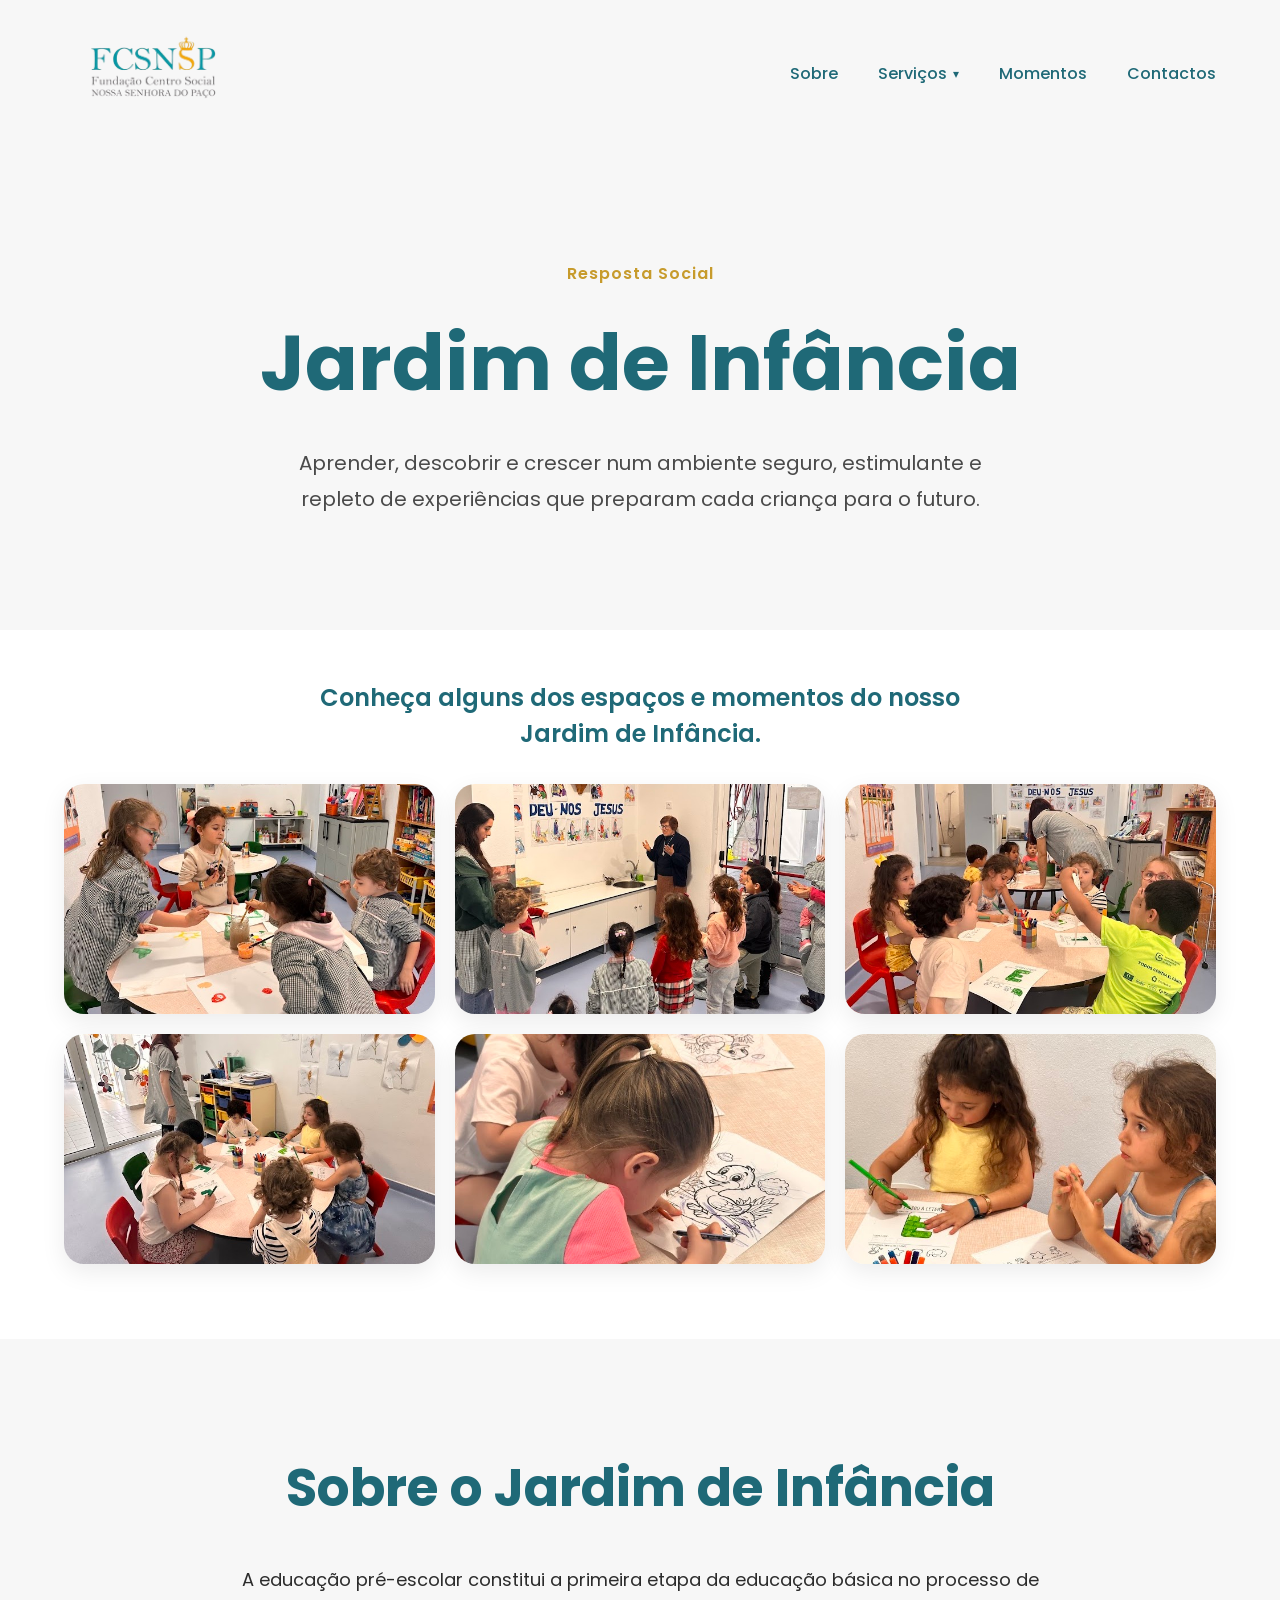
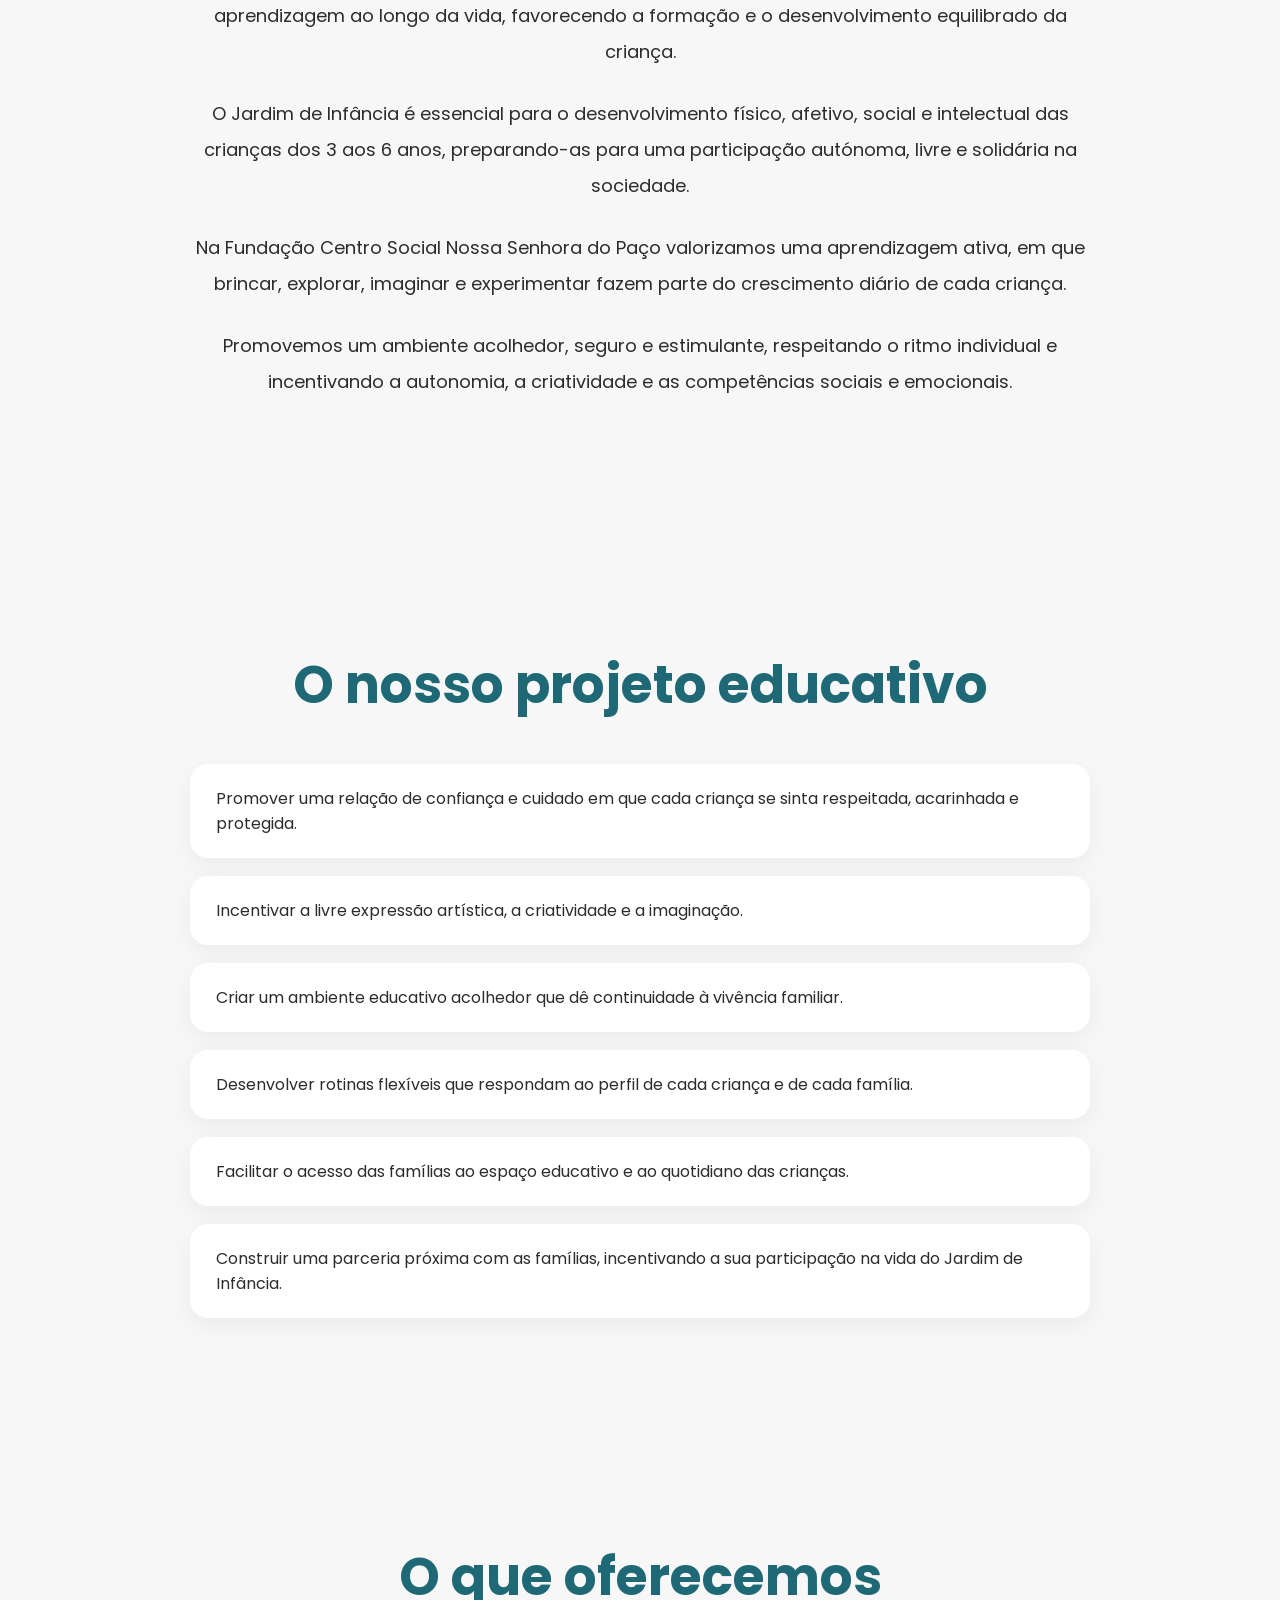
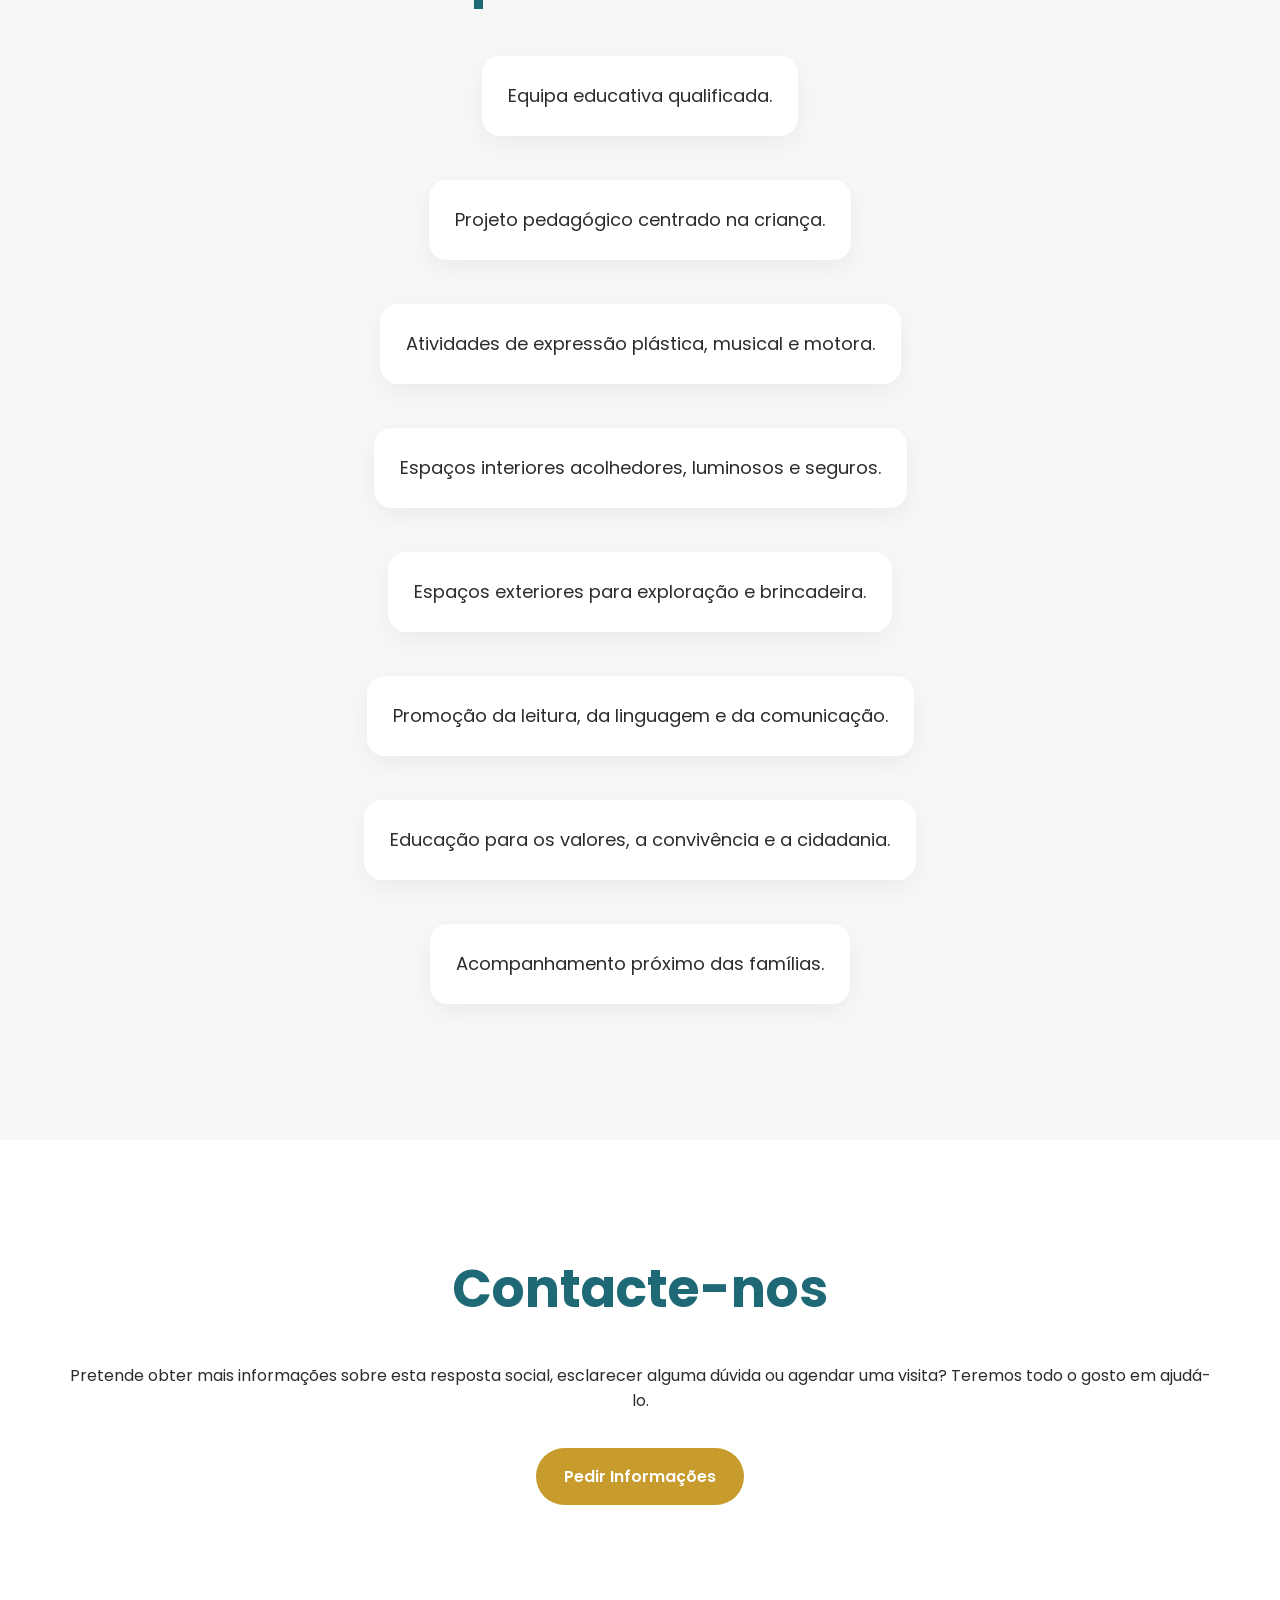
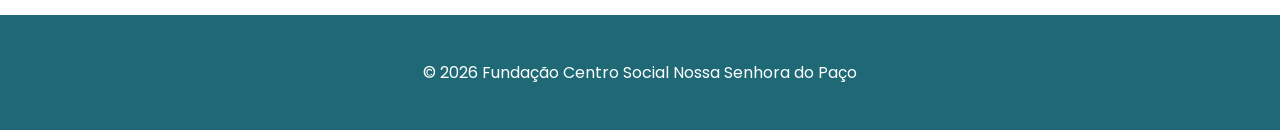
<file: jardim-infancia.html>
<!DOCTYPE html>
<html lang="pt-PT">

<head>
  <meta charset="UTF-8">
  <meta name="viewport" content="width=device-width, initial-scale=1.0">

  <title>Jardim de Infância | Fundação Centro Social Nossa Senhora do Paço</title>

  <meta
    name="description"
    content="Conheça o Jardim de Infância da Fundação Centro Social Nossa Senhora do Paço, em Barbacena, Elvas."
  >

  <link rel="stylesheet" href="style.css">

  <link rel="preconnect" href="https://fonts.googleapis.com">
  <link rel="preconnect" href="https://fonts.gstatic.com" crossorigin>

  <link
    href="https://fonts.googleapis.com/css2?family=Poppins:wght@300;400;500;600;700&display=swap"
    rel="stylesheet"
  >

  <style>
    .servico-galeria{
      padding:50px 0 75px;
    }

    .galeria-intro{
      margin:0 auto 32px;
      color:#1f6977;
      font-size:24px;
      font-weight:600;
      line-height:1.5;
      text-align:center;
    }

    @media(max-width:900px){
      .servico-galeria{
        padding:38px 0 55px;
      }

      .galeria-intro{
        margin-bottom:24px;
        font-size:20px;
      }
    }
  </style>
  <!--cms:base--><!--/cms-->
</head>

<body>

  <header class="pagina-servico-hero">

    <nav class="navbar">

      <div class="logo">
        <a href="index.html" aria-label="Voltar à página inicial">
          <img
            src="imagens/logo.png"
            alt="Fundação Centro Social Nossa Senhora do Paço"
          >
        </a>
      </div>

      <ul class="menu">

        <li>
          <a href="index.html#sobre">Sobre</a>
        </li>

        <li class="menu-dropdown">

          <a href="#" class="servicos-menu-link">
            Serviços
          </a>

          <ul class="submenu">
            <li><a href="erpi.html">ERPI</a></li>
            <li><a href="centro-dia.html">Centro de Dia</a></li>
            <li>
              <a href="apoio-domiciliario.html">Apoio Domiciliário</a>
            </li>
            <li><a href="creche.html">Creche</a></li>
            <li>
              <a href="jardim-infancia.html">Jardim de Infância</a>
            </li>
          </ul>

        </li>

        <li>
          <a href="index.html#momentos">Momentos</a>
        </li>

        <li>
          <a href="index.html#contactos">Contactos</a>
        </li>

      </ul>

    </nav>

    <div class="pagina-servico-content">

      <span class="top-text">
        Resposta Social
      </span>

      <h1>Jardim de Infância</h1>

      <p><!--cms:capa_1-->
        Aprender, descobrir e crescer num ambiente seguro, estimulante e
        repleto de experiências que preparam cada criança para o futuro.
      <!--/cms--></p>

    </div>

  </header>

  <main>

    <section class="servico-galeria">

      <div class="container">

        <p class="galeria-intro"><!--cms:intro_galeria-->
          Conheça alguns dos espaços e momentos do nosso Jardim de Infância.
        <!--/cms--></p>

        <div class="galeria-grid"><!--cms:galeria-->

          <img
            src="imagens/jardim-1.jpg"
            alt="Espaços do Jardim de Infância"
            loading="lazy"
          >

          <img
            src="imagens/jardim-2.jpg"
            alt="Atividades no Jardim de Infância"
            loading="lazy"
          >

          <img
            src="imagens/jardim-3.jpg"
            alt="Aprendizagem no Jardim de Infância"
            loading="lazy"
          >

          <img
            src="imagens/jardim-4.jpg"
            alt="Instalações do Jardim de Infância"
            loading="lazy"
          >

          <img
            src="imagens/jardim-5.jpg"
            alt="Brincadeira e descoberta no Jardim de Infância"
            loading="lazy"
          >

          <img
            src="imagens/jardim-6.jpg"
            alt="Ambiente educativo do Jardim de Infância"
            loading="lazy"
          >

        <!--/cms--></div>

      </div>

    </section>

    <section class="servico-detalhe">

      <div class="container">

        <h2>Sobre o Jardim de Infância</h2>

        <p><!--cms:secao_1_1-->
          A educação pré-escolar constitui a primeira etapa da educação básica
          no processo de aprendizagem ao longo da vida, favorecendo a formação
          e o desenvolvimento equilibrado da criança.
        <!--/cms--></p>

        <p><!--cms:secao_1_2-->
          O Jardim de Infância é essencial para o desenvolvimento físico,
          afetivo, social e intelectual das crianças dos 3 aos 6 anos,
          preparando-as para uma participação autónoma, livre e solidária
          na sociedade.
        <!--/cms--></p>

        <p><!--cms:secao_1_3-->
          Na Fundação Centro Social Nossa Senhora do Paço valorizamos uma
          aprendizagem ativa, em que brincar, explorar, imaginar e experimentar
          fazem parte do crescimento diário de cada criança.
        <!--/cms--></p>

        <p><!--cms:secao_1_4-->
          Promovemos um ambiente acolhedor, seguro e estimulante, respeitando
          o ritmo individual e incentivando a autonomia, a criatividade e as
          competências sociais e emocionais.
        <!--/cms--></p>

      </div>

    </section>

    <section class="servico-objetivos">

      <div class="container">

        <h2>O nosso projeto educativo</h2>

        <div class="objetivos-lista">

          <p><!--cms:secao_2_1-->
            Promover uma relação de confiança e cuidado em que cada criança
            se sinta respeitada, acarinhada e protegida.
          <!--/cms--></p>

          <p><!--cms:secao_2_2-->
            Incentivar a livre expressão artística, a criatividade e a
            imaginação.
          <!--/cms--></p>

          <p><!--cms:secao_2_3-->
            Criar um ambiente educativo acolhedor que dê continuidade à
            vivência familiar.
          <!--/cms--></p>

          <p><!--cms:secao_2_4-->
            Desenvolver rotinas flexíveis que respondam ao perfil de cada
            criança e de cada família.
          <!--/cms--></p>

          <p><!--cms:secao_2_5-->
            Facilitar o acesso das famílias ao espaço educativo e ao quotidiano
            das crianças.
          <!--/cms--></p>

          <p><!--cms:secao_2_6-->
            Construir uma parceria próxima com as famílias, incentivando a sua
            participação na vida do Jardim de Infância.
          <!--/cms--></p>

        </div>

      </div>

    </section>

    <section class="servico-detalhe">

      <div class="container">

        <h2>O que oferecemos</h2>

        <div class="objetivos-lista">

          <p><!--cms:secao_3_1-->Equipa educativa qualificada.<!--/cms--></p>

          <p><!--cms:secao_3_2-->Projeto pedagógico centrado na criança.<!--/cms--></p>

          <p><!--cms:secao_3_3-->Atividades de expressão plástica, musical e motora.<!--/cms--></p>

          <p><!--cms:secao_3_4-->Espaços interiores acolhedores, luminosos e seguros.<!--/cms--></p>

          <p><!--cms:secao_3_5-->Espaços exteriores para exploração e brincadeira.<!--/cms--></p>

          <p><!--cms:secao_3_6-->Promoção da leitura, da linguagem e da comunicação.<!--/cms--></p>

          <p><!--cms:secao_3_7-->Educação para os valores, a convivência e a cidadania.<!--/cms--></p>

          <p><!--cms:secao_3_8-->Acompanhamento próximo das famílias.<!--/cms--></p>

        </div>

      </div>

    </section>

    <section class="contactos servico-contacto">

      <div class="container">

        <h2>Contacte-nos</h2>

        <p>
          Pretende obter mais informações sobre esta resposta social,
          esclarecer alguma dúvida ou agendar uma visita?
          Teremos todo o gosto em ajudá-lo.
        </p>

        <div class="servico-botoes">
          <a href="index.html#contactos">
            Pedir Informações
          </a>
        </div>

      </div>

    </section>

  </main>

  <footer>

    <p>
      © 2026 Fundação Centro Social Nossa Senhora do Paço
    </p>

  </footer>

  <button
    class="back-to-top"
    type="button"
    aria-label="Voltar ao topo">
    ↑
  </button>

  <script src="script.js"></script>

</body>

</html>
</file>
<file: style.css>
*{
  margin:0;
  padding:0;
  box-sizing:border-box;
}

html{
  scroll-behavior:smooth;
}

body{
  font-family:'Poppins',sans-serif;
  background:#f7f7f7;
  color:#2c2c2c;
  overflow-x:hidden;
}

.container{
  width:90%;
  max-width:1200px;
  margin:auto;
}

.hero{
  min-height:100vh;
  background:#f7f7f7;
  display:flex;
  flex-direction:column;
}

.navbar{
  position:relative;
  width:90%;
  max-width:1200px;
  margin:auto;
  display:flex;
  justify-content:space-between;
  align-items:center;
  padding:25px 0;
}

.logo img{
  height:90px;
}

.menu{
  display:flex;
  align-items:center;
  gap:40px;
  list-style:none;
}

.menu > li{
  position:relative;
}

.menu a{
  text-decoration:none;
  color:#1f6977;
  font-weight:500;
  transition:0.3s;
}

.menu a:hover{
  color:#c79b2c;
}

/* SUBMENU DOS SERVIÇOS */

.menu-dropdown{
  position:relative;
}

.servicos-menu-link{
  display:flex;
  align-items:center;
  gap:6px;
}

.servicos-menu-link::after{
  content:"▾";
  font-size:12px;
  transition:transform 0.25s ease;
}

.menu-dropdown:hover .servicos-menu-link::after{
  transform:rotate(180deg);
}

.submenu{
  position:absolute;
  top:calc(100% + 12px);
  left:50%;
  transform:translateX(-50%) translateY(10px);

  min-width:245px;
  padding:14px;

  background:#ffffff;
  border-radius:18px;
  list-style:none;

  box-shadow:0 14px 40px rgba(0,0,0,0.12);

  opacity:0;
  visibility:hidden;
  pointer-events:none;

  transition:
    opacity 0.25s ease,
    visibility 0.25s ease,
    transform 0.25s ease;

  z-index:1000;
}

.submenu::before{
  content:"";
  position:absolute;
  left:0;
  right:0;
  top:-14px;
  height:14px;
}

.menu-dropdown:hover .submenu,
.menu-dropdown:focus-within .submenu{
  opacity:1;
  visibility:visible;
  pointer-events:auto;
  transform:translateX(-50%) translateY(0);
}

.submenu li{
  width:100%;
}

.submenu a{
  display:block;
  width:100%;
  padding:11px 14px;
  border-radius:12px;
  color:#1f6977;
  font-size:15px;
  white-space:nowrap;
}

.submenu a:hover{
  color:#c79b2c;
  background:#f7f7f7;
}

.hero-content{
  flex:1;
  width:90%;
  max-width:1100px;
  margin:auto;
  display:flex;
  flex-direction:column;
  align-items:center;
  justify-content:center;
  text-align:center;
  gap:38px;
}

.top-text{
  color:#c79b2c;
  font-weight:600;
  margin-bottom:18px;
  display:block;
  letter-spacing:1px;
}

.hero-content h1{
  font-size:72px;
  line-height:0.98;
  color:#1f6977;
  margin-bottom:28px;
}

.hero-content p{
  font-size:19px;
  line-height:1.8;
  color:#4a4a4a;
  margin-bottom:0;
  max-width:720px;
}

.btn{
  display:inline-block;
  background:#1f6977;
  color:#fff;
  padding:18px 38px;
  border-radius:60px;
  text-decoration:none;
  font-weight:600;
  transition:0.3s;
}

.btn:hover{
  background:#c79b2c;
}

.hero-video{
  position:relative;
  width:100%;
  max-width:980px;
  aspect-ratio:16/9;
  border-radius:28px;
  overflow:hidden;
  box-shadow:0 15px 45px rgba(0,0,0,0.08);
}

.hero-video iframe{
  width:100%;
  height:100%;
  border:none;
}

section{
  padding:110px 0;
}

section h2{
  font-size:52px;
  color:#1f6977;
  margin-bottom:35px;
  text-align:center;
}

.sobre{
  padding-top:220px;
}

.sobre p{
  text-align:center;
  max-width:920px;
  margin:0 auto 26px;
  line-height:2;
  font-size:18px;
}

.valores{
  background:#ffffff;
}

.valores-grid{
  display:grid;
  grid-template-columns:repeat(3,1fr);
  gap:28px;
}

.valor-card{
  background:#ffffff;
  padding:42px 34px;
  border-radius:28px;
  box-shadow:0 10px 35px rgba(0,0,0,0.05);
  transition:0.35s ease;
  border:1px solid rgba(0,0,0,0.04);
  min-height:180px;
  text-align:center;
}

.valor-card:hover{
  transform:translateY(-6px);
  box-shadow:0 16px 45px rgba(0,0,0,0.08);
}

.valor-card h3{
  color:#c79b2c;
  font-size:32px;
  margin-bottom:22px;
}

.valor-card p{
  font-size:17px;
  line-height:1.9;
  margin-bottom:18px;
  opacity:0;
  max-height:0;
  overflow:hidden;
  transition:0.35s ease;
}

.valor-card:hover p{
  opacity:1;
  max-height:300px;
}

.cards{
  display:grid;
  grid-template-columns:repeat(2,1fr);
  gap:30px;
  margin-top:60px;
}

.card{
  background:#ffffff;
  padding:42px;
  border-radius:28px;
  box-shadow:0 10px 35px rgba(0,0,0,0.05);
  transition:0.3s;
  text-decoration:none;
  color:#2c2c2c;
}

.card:hover{
  transform:translateY(-5px);
}

.card h3{
  color:#c79b2c;
  margin-bottom:18px;
  font-size:28px;
}

.card p{
  line-height:1.9;
  font-size:18px;
}

.espacos{
  background:#f7f7f7;
}

.espacos-content{
  display:grid;
  grid-template-columns:1fr 1fr;
  gap:60px;
  align-items:center;
}

.espacos-texto h2{
  text-align:left;
  margin-bottom:26px;
}

.espacos-texto p{
  font-size:18px;
  line-height:2;
  margin-bottom:22px;
  color:#4a4a4a;
}

.espacos-imagem img{
  width:100%;
  border-radius:28px;
  box-shadow:0 15px 45px rgba(0,0,0,0.08);
  object-fit:cover;
}

.momentos{
  background:#f1f1f1;
}

.instagram-header{
  display:flex;
  align-items:center;
  gap:22px;
  margin-bottom:42px;
}

.instagram-header img{
  width:86px;
  height:86px;
  object-fit:contain;
  border-radius:50%;
  background:#fff;
  padding:10px;
  box-shadow:0 8px 25px rgba(0,0,0,0.05);
}

.instagram-header h2{
  text-align:left;
  margin-bottom:4px;
  color:#1f6977;
  font-size:42px;
  line-height:1;
}

.instagram-header p{
  color:#555;
  font-size:16px;
}

.instagram-link{
  margin-left:auto;
  background:#1f6977;
  color:#fff;
  padding:13px 24px;
  border-radius:50px;
  text-decoration:none;
  font-weight:600;
  font-size:15px;
  transition:0.3s;
}

.instagram-link:hover{
  background:#c79b2c;
}

.momentos-slider{
  position:relative;
  max-width:980px;
  margin:0 auto;
  border-radius:28px;
  overflow:hidden;
  box-shadow:0 15px 45px rgba(0,0,0,0.08);
  background:#ffffff;
}

.slide-link{
  display:block;
  position:relative;
  text-decoration:none;
  color:#ffffff;
}

.slide-img{
  width:100%;
  height:560px;
  object-fit:cover;
  display:block;
}

.slide-info{
  position:absolute;
  left:0;
  right:0;
  bottom:0;
  padding:40px;
  background:linear-gradient(transparent,rgba(0,0,0,0.72));
}

.slide-info h3{
  font-size:32px;
  margin-bottom:10px;
}

.slide-info p{
  font-size:17px;
  line-height:1.7;
  max-width:720px;
}

.slider-btn{
  position:absolute;
  top:50%;
  transform:translateY(-50%);
  z-index:5;
  border:none;
  background:rgba(255,255,255,0.85);
  color:#1f6977;
  width:46px;
  height:46px;
  border-radius:50%;
  cursor:pointer;
  font-size:24px;
}

.slider-btn.prev{
  left:18px;
}

.slider-btn.next{
  right:18px;
}

.newsletter{
  background:#f7f7f7;
  text-align:center;
}

.newsletter p{
  max-width:720px;
  margin:0 auto 30px;
  font-size:18px;
  line-height:1.8;
}

.documentos{
  background:#ffffff;
}

.documentos-grid{
  display:grid;
  grid-template-columns:repeat(3,1fr);
  gap:28px;
  margin-top:50px;
}

.documento-card{
  background:#f7f7f7;
  padding:38px;
  border-radius:28px;
  box-shadow:0 10px 35px rgba(0,0,0,0.05);
  text-align:center;
}

.documento-card h3{
  color:#c79b2c;
  font-size:30px;
  margin-bottom:26px;
}

.documento-card a{
  display:block;
  margin-bottom:16px;
  padding:16px;
  background:#ffffff;
  border-radius:18px;
  text-decoration:none;
  color:#1f6977;
  font-weight:600;
  transition:0.3s;
}

.documento-card a:hover{
  background:#c79b2c;
  color:#ffffff;
}

.contactos{
  text-align:center;
  background:#ffffff;
}

.contactos-grid{
  display:grid;
  grid-template-columns:repeat(4,1fr);
  gap:22px;
  margin-top:45px;
}

.contacto-card{
  background:#f7f7f7;
  padding:30px 22px;
  border-radius:22px;
  box-shadow:0 8px 25px rgba(0,0,0,0.05);
}

.contacto-card h3{
  color:#1f6977;
  margin-bottom:14px;
  font-size:21px;
}

.contacto-card p{
  font-size:16px;
  line-height:1.7;
  margin:0;
}

.contactos a{
  color:#1f6977;
  text-decoration:none;
  font-weight:600;
}

.contactos a:hover{
  color:#c79b2c;
}

footer{
  background:#1f6977;
  color:#fff;
  text-align:center;
  padding:45px 20px;
}

.congregacao-link{
  margin-top:20px;
  font-size:16px;
  opacity:0.95;
}

.congregacao-link a{
  color:#ffffff;
  text-decoration:none;
  font-weight:700;
}

.congregacao-link a:hover{
  text-decoration:underline;
}

.menu-toggle{
  display:none;
  font-size:34px;
  cursor:pointer;
  color:#1f6977;
}

.back-to-top{
  position:fixed;
  right:24px;
  bottom:24px;
  width:52px;
  height:52px;
  border:none;
  border-radius:50%;
  background:#c79b2c;
  color:#ffffff;
  font-size:22px;
  cursor:pointer;
  box-shadow:0 10px 25px rgba(0,0,0,0.18);
  opacity:0;
  visibility:hidden;
  transition:0.3s;
  z-index:999;
}

.back-to-top.show{
  opacity:1;
  visibility:visible;
}

.back-to-top:hover{
  transform:translateY(-4px);
}

.mobile-bottom-menu{
  display:none;
}

/* PÁGINAS INDIVIDUAIS DOS SERVIÇOS */

.pagina-servico-hero{
  min-height:70vh;
  background:#f7f7f7;
  display:flex;
  flex-direction:column;
}

.pagina-servico-content{
  flex:1;
  width:90%;
  max-width:1100px;
  margin:auto;
  display:flex;
  flex-direction:column;
  justify-content:center;
  text-align:center;
}

.pagina-servico-content h1{
  font-size:78px;
  color:#1f6977;
  margin-bottom:24px;
}

.pagina-servico-content p{
  font-size:20px;
  line-height:1.8;
  max-width:760px;
  margin:0 auto;
  color:#4a4a4a;
}

.servico-detalhe p{
  text-align:center;
  max-width:920px;
  margin:0 auto 26px;
  line-height:2;
  font-size:18px;
}

.objetivos-lista{
  max-width:900px;
  margin:40px auto 0;
  display:grid;
  gap:18px;
}

.objetivos-lista p{
  background:#ffffff;
  padding:22px 26px;
  border-radius:18px;
  box-shadow:0 8px 25px rgba(0,0,0,0.05);
  color:#2c2c2c;
}

.servico-botoes{
  display:flex;
  justify-content:center;
  gap:20px;
  flex-wrap:wrap;
  margin-top:35px;
}

.servico-botoes a{
  background:#c79b2c;
  color:#ffffff;
  padding:16px 28px;
  border-radius:50px;
  text-decoration:none;
  font-weight:600;
  transition:0.3s;
}

.servico-botoes a:hover{
  background:#1f6977;
}

/* GALERIA DAS PAGINAS DE SERVICOS */

.servicos-menu-link::after{
  content:"\25BE";
}

.servico-galeria{
  background:#ffffff;
  overflow:hidden;
}

.galeria-intro{
  max-width:720px;
  margin:0 auto 36px;
  text-align:center;
  color:#555555;
  font-size:17px;
  line-height:1.8;
}

.galeria-grid{
  display:grid;
  grid-template-columns:repeat(3,minmax(0,1fr));
  gap:20px;
  width:100%;
}

.galeria-grid img{
  display:block;
  width:100%;
  height:230px;
  object-fit:cover;
  border-radius:20px;
  box-shadow:0 8px 25px rgba(0,0,0,0.08);
  transition:transform 0.35s ease, box-shadow 0.35s ease;
}

.galeria-grid img:hover{
  position:relative;
  z-index:2;
  transform:scale(1.035);
  box-shadow:0 14px 35px rgba(0,0,0,0.14);
}

/* MOBILE */

@media(max-width:900px){

  .menu{
    display:none;
  }

  .menu-toggle{
    display:block;
  }

  .mobile-menu{
    position:absolute;
    top:90px;
    left:5%;
    width:90%;
    background:#ffffff;
    border-radius:22px;
    padding:24px;
    box-shadow:0 10px 35px rgba(0,0,0,0.08);
    display:none;
    flex-direction:column;
    gap:18px;
    z-index:999;
  }

  .mobile-menu.active{
    display:flex;
  }

  /* SUBMENU NO MENU SANDUÍCHE */

  .mobile-menu .menu-dropdown{
    width:100%;
  }

  .mobile-menu .servicos-menu-link{
    width:100%;
    justify-content:space-between;
  }

  .mobile-menu .servicos-menu-link::after{
    content:"";
  }

  .mobile-menu .submenu{
    position:static;
    transform:none;
    min-width:0;
    width:100%;
    margin-top:10px;
    padding:8px;
    opacity:1;
    visibility:visible;
    pointer-events:auto;
    box-shadow:none;
    background:#f7f7f7;
    border-radius:14px;
  }

  .mobile-menu .submenu::before{
    display:none;
  }

  .mobile-menu .submenu a{
    padding:10px 12px;
    font-size:14px;
    white-space:normal;
  }

  .menu-dropdown:hover .submenu,
  .menu-dropdown:focus-within .submenu{
    transform:none;
  }

  .hero-content{
    gap:28px;
  }

  .hero-video{
    width:100%;
    aspect-ratio:16/9;
  }

  section{
    padding:70px 0;
  }

  section h2{
    font-size:38px;
    line-height:1.1;
  }

  .hero-content h1{
    font-size:44px;
    line-height:1.05;
  }

  .hero-content p{
    font-size:18px;
    line-height:1.8;
  }

  .btn{
    width:100%;
    text-align:center;
  }

  .cards{
    grid-template-columns:1fr;
  }

  .instagram-header{
    flex-direction:column;
    text-align:center;
    gap:16px;
  }

  .instagram-header h2{
    text-align:center;
    font-size:32px;
  }

  .instagram-header p{
    font-size:16px;
  }

  .instagram-link{
    margin-left:0;
    width:100%;
    text-align:center;
    padding:16px;
  }

  .slide-img{
    height:360px;
  }

  .slide-info{
    padding:28px;
  }

  .slide-info h3{
    font-size:24px;
  }

  .slide-info p{
    font-size:15px;
  }

  .slider-btn{
    width:40px;
    height:40px;
  }

  .contactos-grid{
    grid-template-columns:1fr;
  }

  .valores-grid{
    grid-template-columns:1fr;
  }

  .valor-card p{
    opacity:1;
    max-height:1000px;
  }

  .back-to-top{
    display:none;
  }

  .documentos-grid{
    grid-template-columns:1fr;
  }

  .espacos-content{
    grid-template-columns:1fr;
    gap:34px;
  }

  .espacos-texto h2{
    text-align:center;
  }

  .espacos-texto p{
    text-align:center;
  }

  .mobile-bottom-menu{
    position:fixed;
    left:50%;
    bottom:16px;
    transform:translateX(-50%);
    width:92%;
    max-width:420px;
    background:#ffffff;
    display:grid;
    grid-template-columns:repeat(4,1fr);
    gap:4px;
    padding:10px;
    border-radius:24px;
    box-shadow:0 10px 30px rgba(0,0,0,0.18);
    z-index:999;
  }

  .mobile-bottom-menu a{
    text-align:center;
    text-decoration:none;
    color:#1f6977;
    font-size:12px;
    font-weight:600;
    padding:10px 4px;
    border-radius:16px;
  }

  .mobile-bottom-menu a:hover{
    background:#f7f7f7;
    color:#c79b2c;
  }

  body{
    padding-bottom:86px;
  }

  .pagina-servico-content h1{
    font-size:46px;
    line-height:1.1;
  }

  .pagina-servico-content p{
    font-size:18px;
    line-height:1.8;
  }

  .objetivos-lista{
    gap:14px;
  }

  .objetivos-lista p{
    padding:18px;
    font-size:16px;
  }

  .servico-botoes{
    flex-direction:column;
  }

  .servico-botoes a{
    width:100%;
    text-align:center;
  }

  .servico-galeria .container{
    overflow:hidden;
  }

  .galeria-intro{
    margin-bottom:26px;
    padding:0 6px;
    font-size:16px;
  }

  .galeria-grid{
    display:flex;
    gap:0;
    width:100%;
    transition:transform 0.55s ease;
    will-change:transform;
    touch-action:pan-y;
  }

  .galeria-grid img{
    flex:0 0 100%;
    width:100%;
    height:320px;
    border-radius:20px;
    box-shadow:none;
  }

  .galeria-grid img:hover{
    transform:none;
  }
}
</file>
